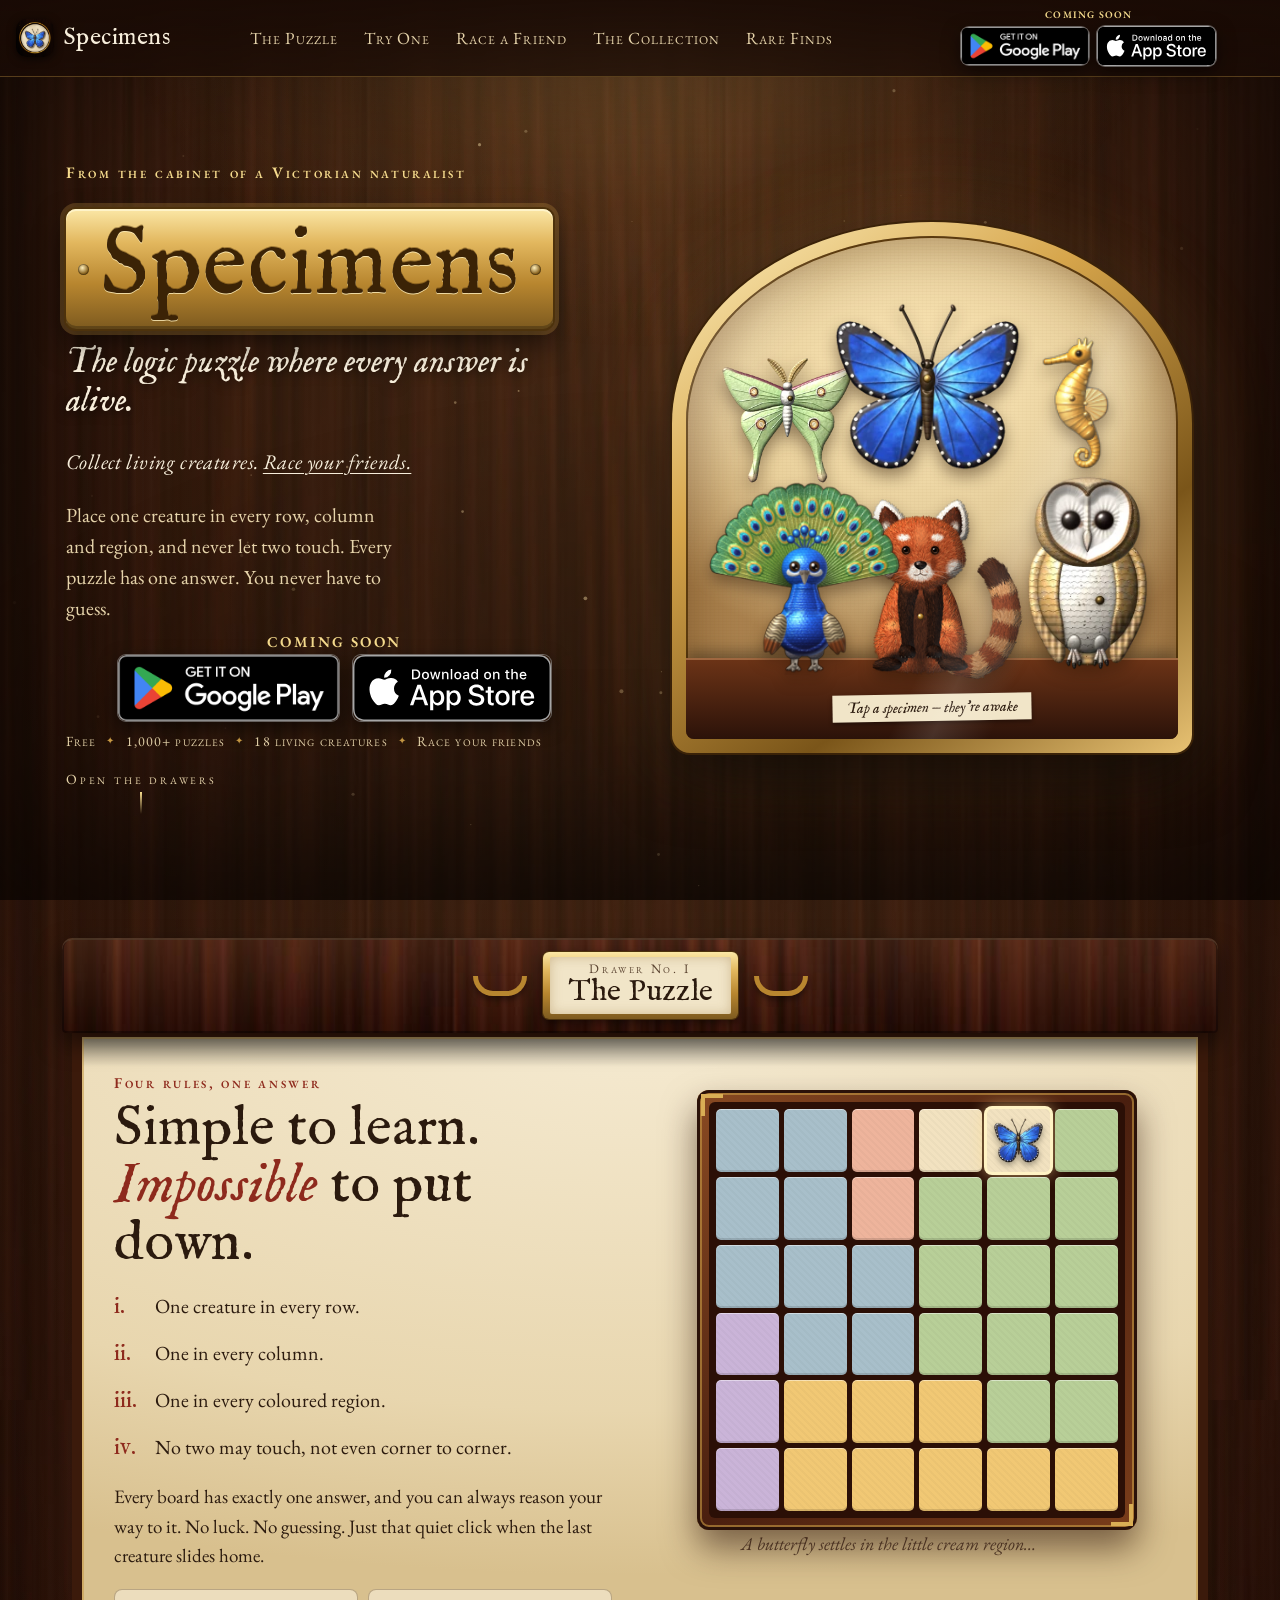
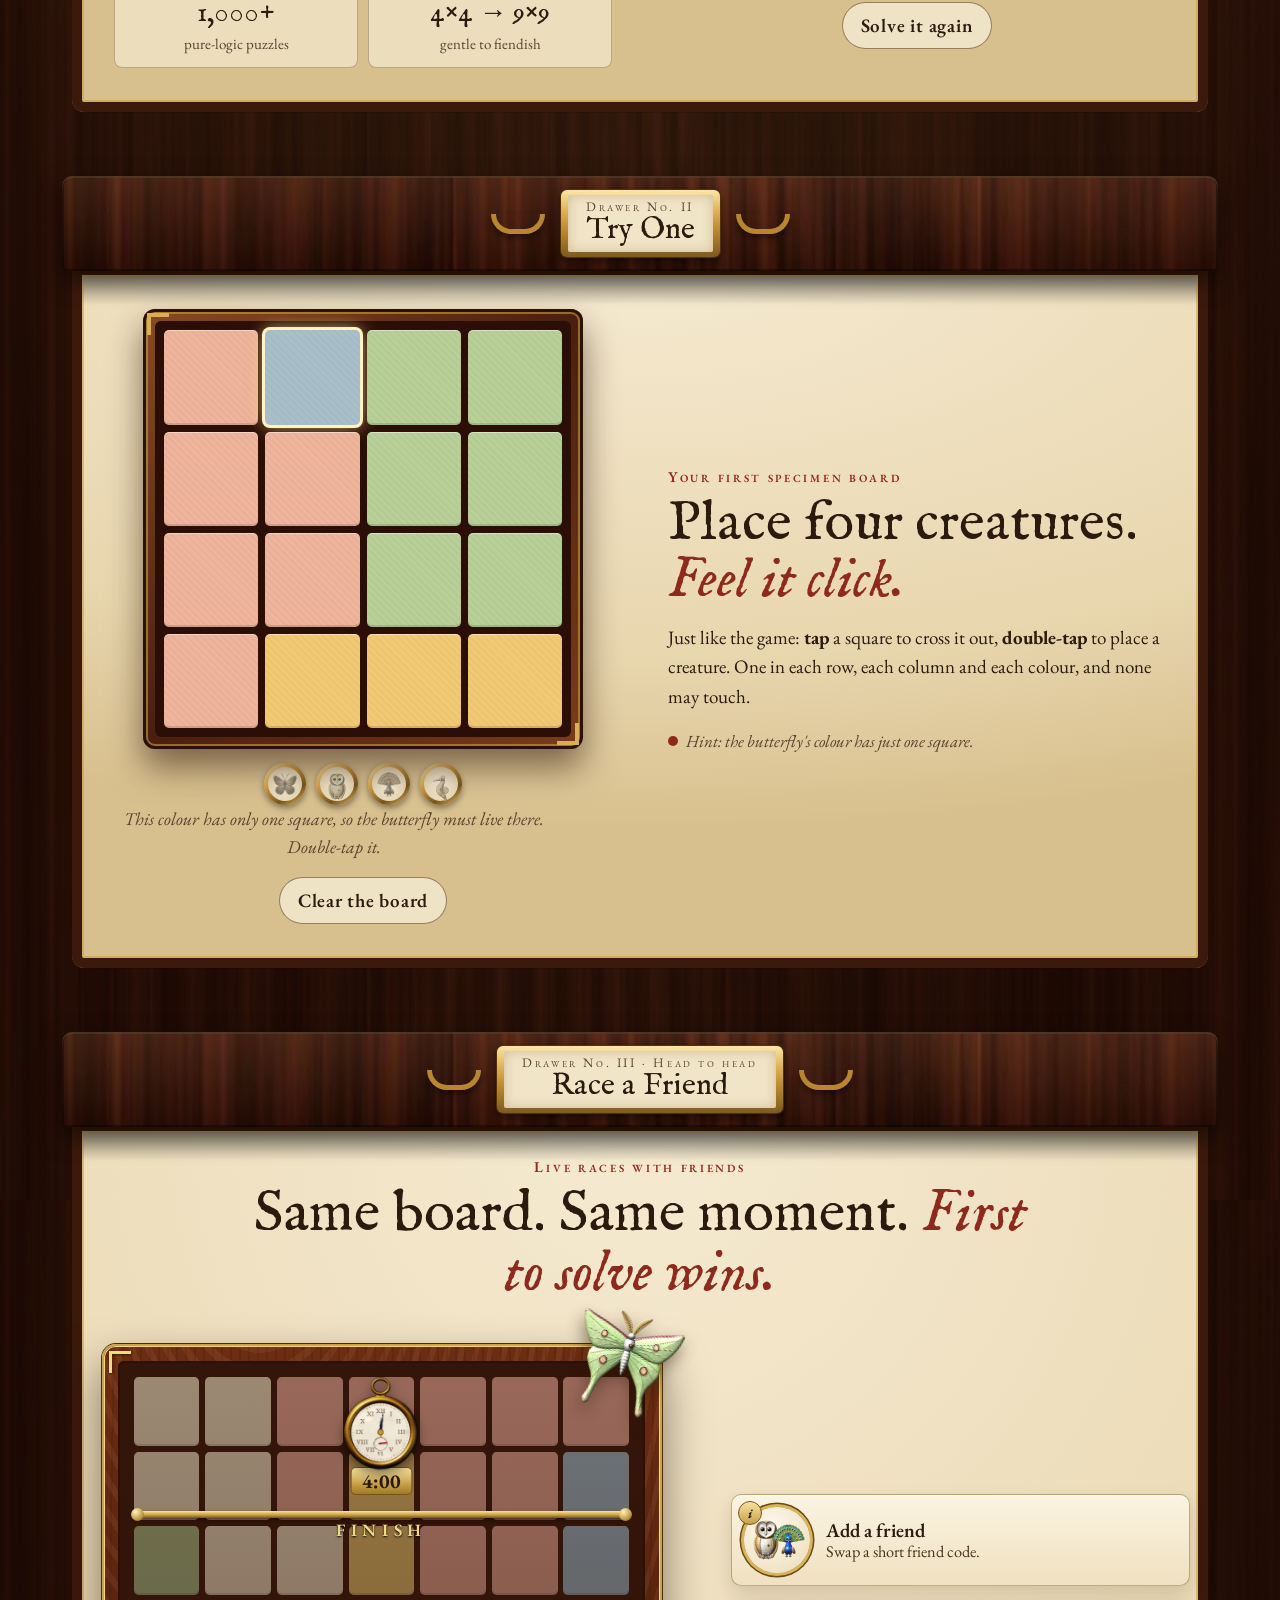
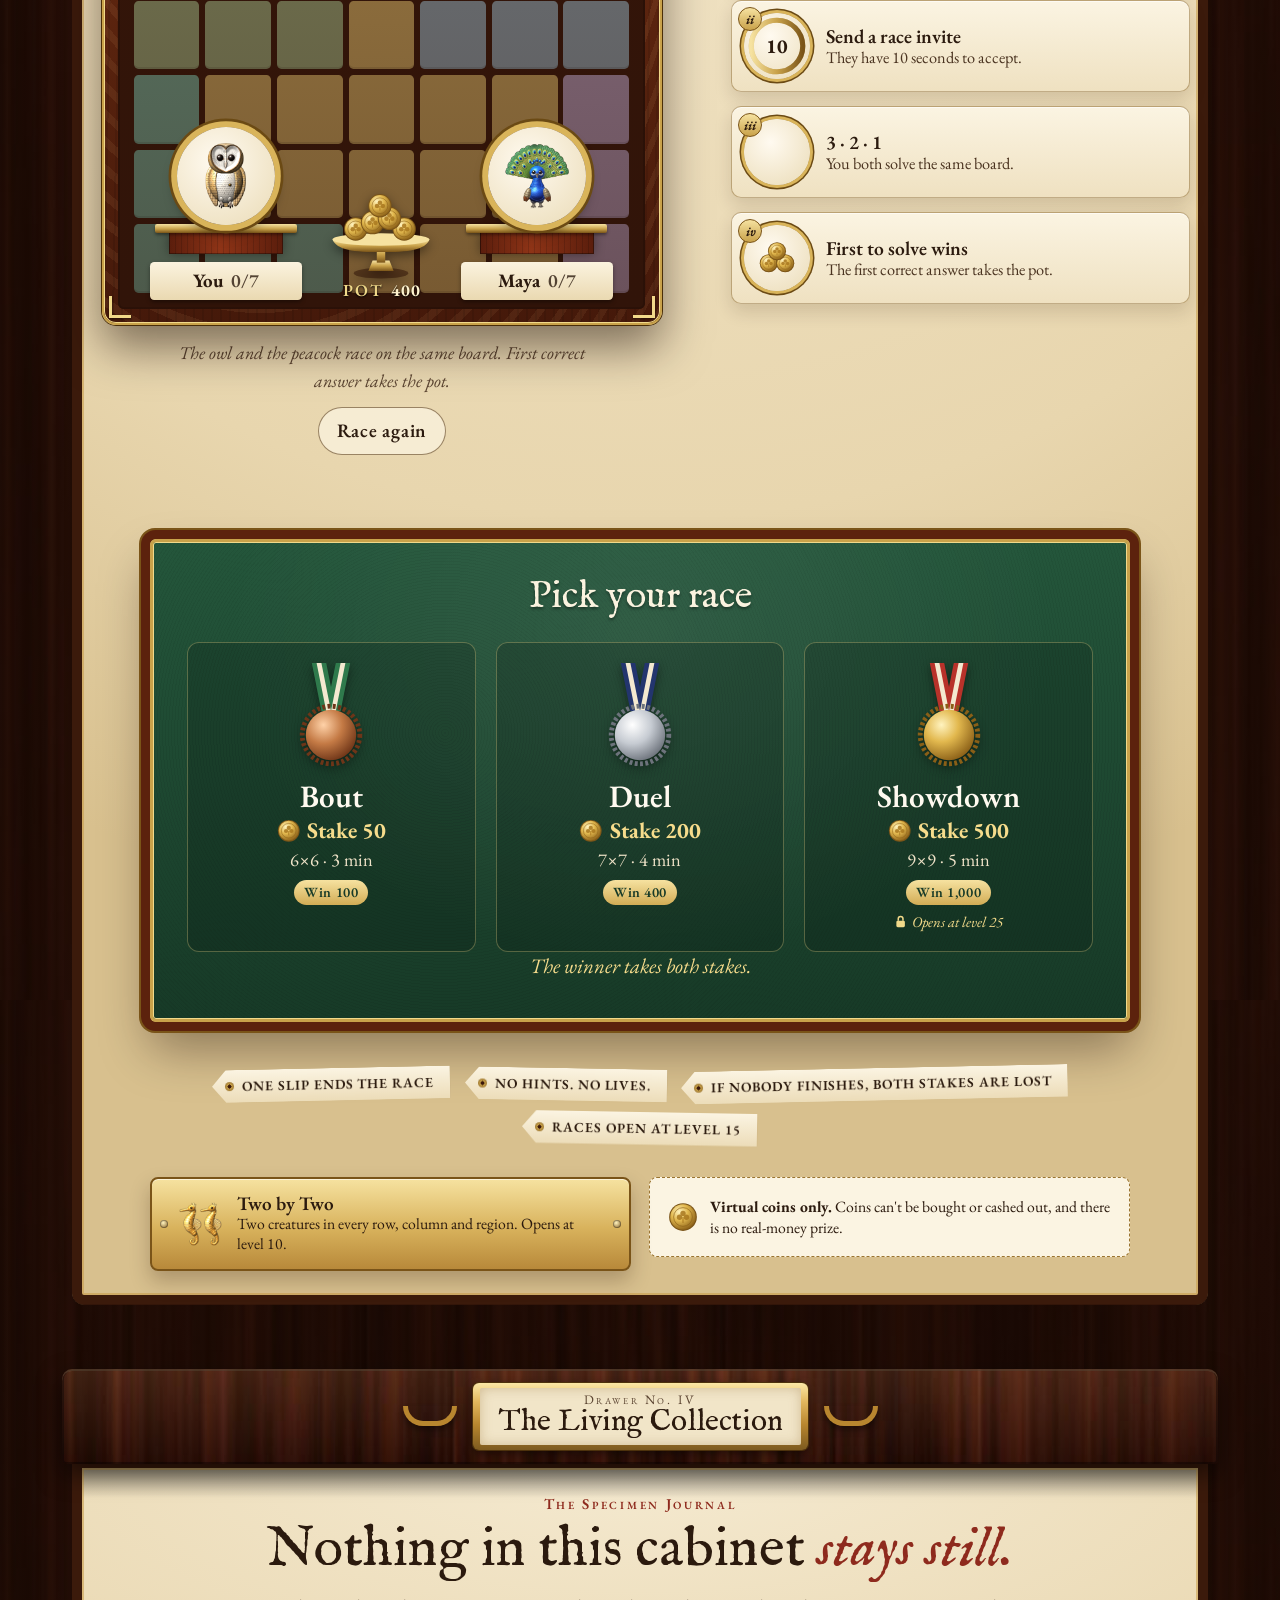
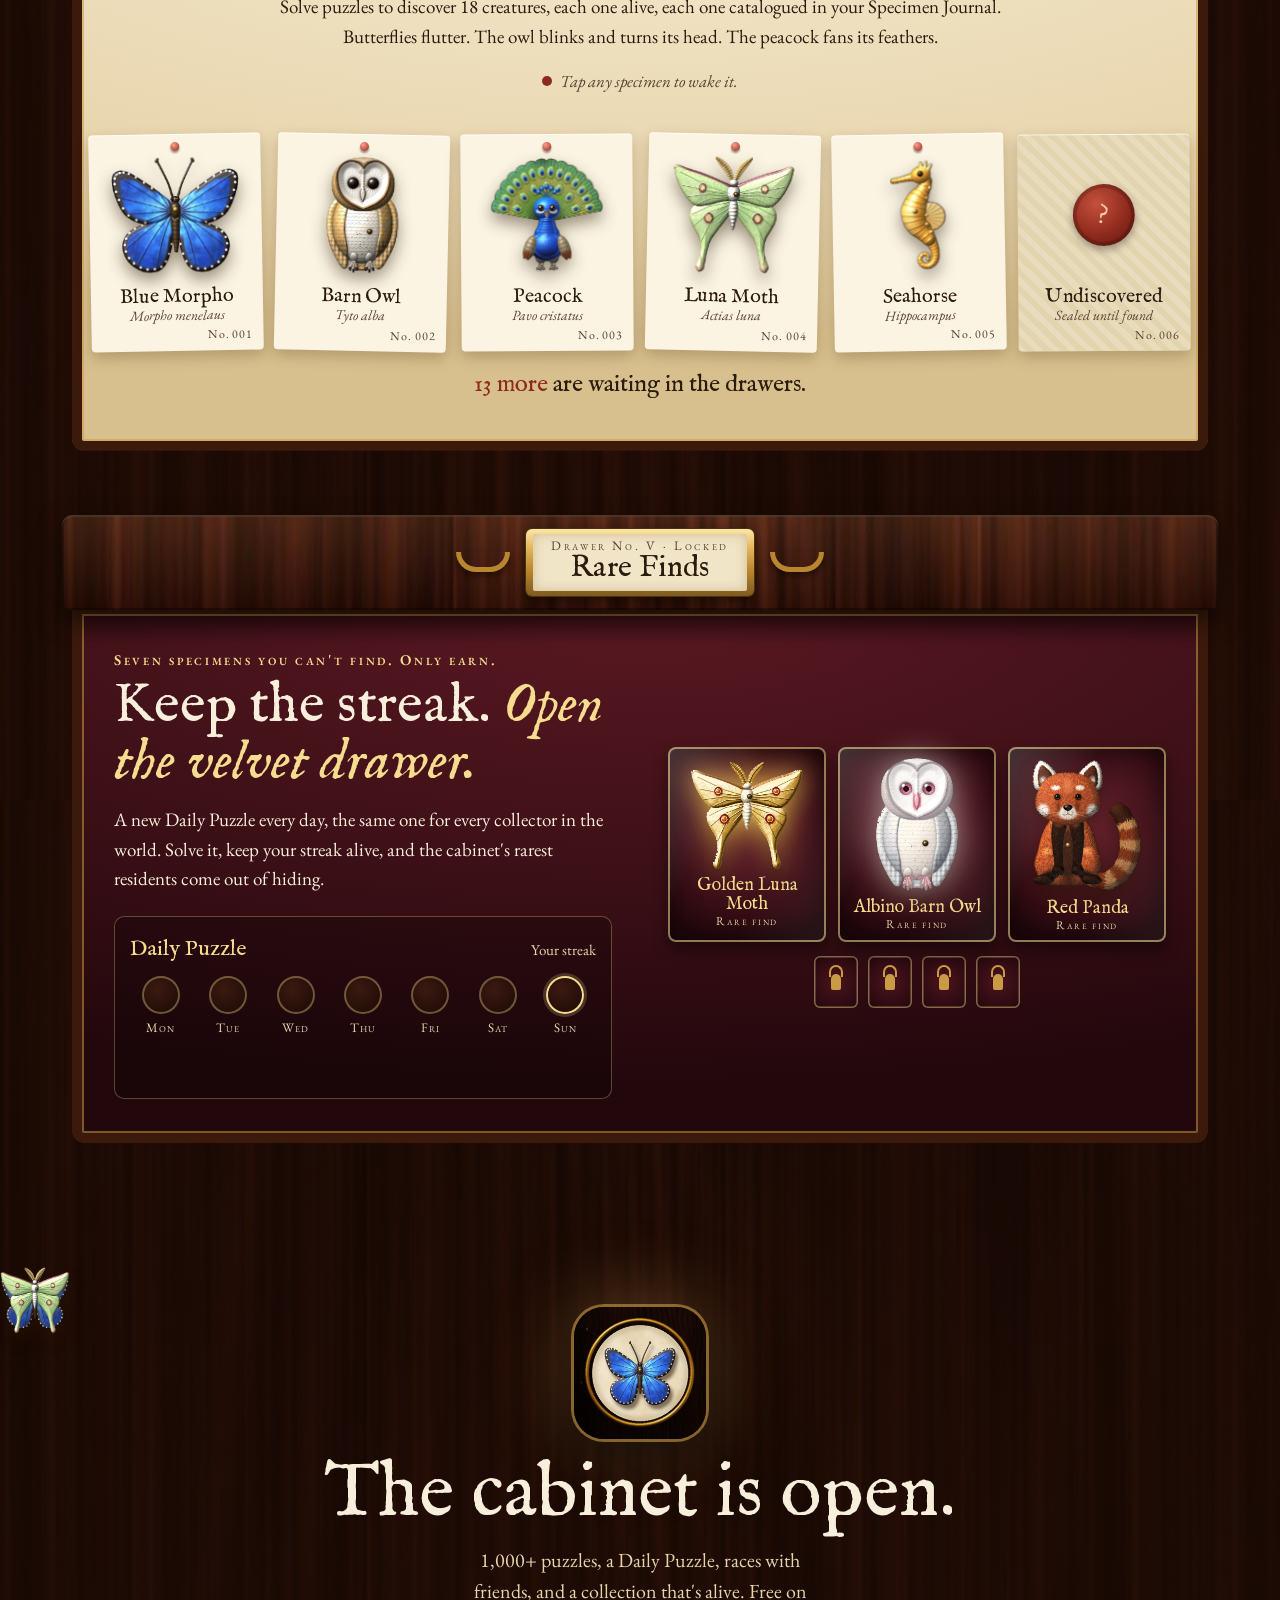
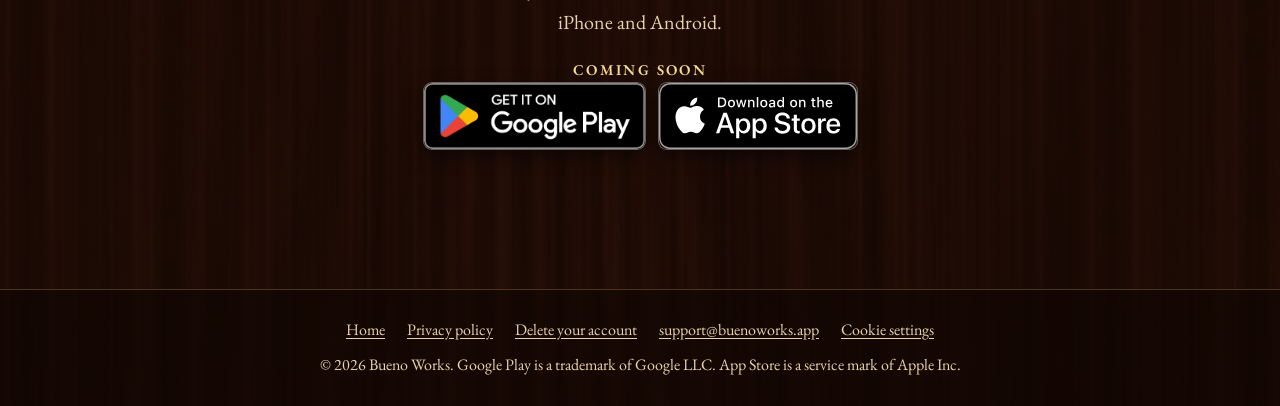
<file: index.html>
<!doctype html>
<html lang="en" data-launch="soon">
<head>
<meta charset="utf-8" />
<meta name="viewport" content="width=device-width, initial-scale=1, viewport-fit=cover" />
<title>Specimens — a logic puzzle with a living cabinet of curiosities</title>
<meta name="description" content="Place one creature in every row, column and region, and never let two touch. 1,000+ hand-made logic puzzles, 18 living creatures to collect, and live races with friends. Free on Google Play." />
<meta name="theme-color" content="#2b1209" />
<meta property="og:title" content="Specimens — a cabinet of living curiosities" />
<meta property="og:description" content="A logic puzzle where every answer is alive. Free on Google Play." />
<meta property="og:type" content="website" />
<meta property="og:image" content="https://specimens.buenoworks.app/assets/img/og-banner.jpg" />
<meta name="twitter:card" content="summary_large_image" />
<link rel="icon" type="image/png" href="assets/img/favicon.png" />
<link rel="apple-touch-icon" href="assets/img/apple-touch-icon.png" />
<link rel="preload" href="assets/fonts/im-fell-english-latin-400-normal.woff2" as="font" type="font/woff2" crossorigin="" />
<link rel="preload" href="assets/fonts/im-fell-english-latin-400-italic.woff2" as="font" type="font/woff2" crossorigin="" />
<link rel="preload" href="assets/fonts/eb-garamond-latin-400-normal.woff2" as="font" type="font/woff2" crossorigin="" />
<link rel="preload" href="assets/fonts/eb-garamond-latin-600-normal.woff2" as="font" type="font/woff2" crossorigin="" />
<link rel="preload" href="assets/fonts/eb-garamond-latin-700-normal.woff2" as="font" type="font/woff2" crossorigin="" />
<link rel="preload" href="assets/fonts/eb-garamond-latin-400-italic.woff2" as="font" type="font/woff2" crossorigin="" />
<script src="assets/js/config.js"></script>
<link rel="stylesheet" href="assets/css/site.css" />
</head>
<body>
<!--BODY-->
<style id="race-css">
/* ===== Race a Friend drawer (self-contained; can move into site.css) ===== */
.race{--fd:"IM Fell English","EB Garamond",Georgia,serif;--fb:"EB Garamond",Georgia,serif;--ink:#2b1a0e;--pa:#f4e9d0;--br:#c9a24a;--br2:#f1d98a;--br3:#7a5418}
.rx-defs{position:absolute;width:0;height:0;overflow:hidden}
.race-intro{text-align:center;max-width:780px;margin:0 auto clamp(22px,3.5vw,40px)}
.race-intro h2{font-size:clamp(2rem,5.4vw,3.6rem);line-height:1.04}
.race-top{display:grid;grid-template-columns:minmax(0,1.12fr) minmax(0,.88fr);gap:clamp(26px,4.5vw,60px);align-items:center;max-width:1120px;margin:0 auto}
@media (max-width:860px){.race-top{grid-template-columns:1fr}}

/* --- track scene --- */
.track{margin:0 auto;max-width:560px;position:relative}
.track-frame{position:relative;padding:clamp(10px,2.6%,18px);border-radius:14px;
  background:repeating-linear-gradient(91deg,rgba(0,0,0,.09) 0 2px,transparent 2px 9px),repeating-radial-gradient(ellipse at 28% -30%,rgba(255,196,130,.07) 0 5px,transparent 5px 13px),linear-gradient(180deg,#6d2d12,#45190a);
  border:2px solid var(--br);box-shadow:inset 0 0 0 1px var(--br2),0 0 0 1px #4a2e08,0 22px 46px rgba(20,6,2,.5)}
.track-frame .cn{position:absolute;width:22px;height:22px;border:3px solid var(--br2);z-index:2;filter:drop-shadow(0 1px 1px rgba(0,0,0,.5))}
.cn.tl{left:5px;top:5px;border-right:0;border-bottom:0}.cn.tr{right:5px;top:5px;border-left:0;border-bottom:0}
.cn.bl{left:5px;bottom:5px;border-right:0;border-top:0}.cn.br{right:5px;bottom:5px;border-left:0;border-top:0}
.track-stage{position:relative;aspect-ratio:1/1.04;border-radius:6px;overflow:hidden;container-type:inline-size;background:#3a1709;box-shadow:inset 0 0 0 2px #2a0f05}
.tk-grid{position:absolute;inset:3%;display:grid;grid-template-columns:repeat(7,1fr);grid-template-rows:repeat(7,1fr);gap:1.2%}
.tk-grid i{border-radius:7%;box-shadow:inset 0 -2px 0 rgba(0,0,0,.12)}
.g-cr{background:#efe0c2}.g-ro{background:#e8a995}.g-ye{background:#e9c46e}.g-bl{background:#9fbccb}.g-gr{background:#a9c08a}.g-te{background:#7fc4ac}.g-pu{background:#c9b0d6}
.tk-shade{position:absolute;inset:0;background:linear-gradient(180deg,rgba(43,18,9,.42),rgba(43,18,9,.6))}
.tk-finish{position:absolute;left:3%;right:3%;top:calc(28% - .7cqw);height:1.4cqw;border-radius:2cqw;background:linear-gradient(180deg,#f6e2a0,#c9a24a 55%,#7a5418);box-shadow:0 .4cqw .8cqw rgba(0,0,0,.45)}
.tk-finish::before,.tk-finish::after{content:"";position:absolute;top:50%;width:2.6cqw;height:2.6cqw;margin-top:-1.3cqw;border-radius:50%;background:radial-gradient(circle at 35% 30%,#fff3bf,#c9a24a 55%,#7a5418)}
.tk-finish::before{left:-.6cqw}.tk-finish::after{right:-.6cqw}
.tk-finish span{position:absolute;left:50%;top:2cqw;transform:translateX(-50%);font:600 3.3cqw/1 var(--fb);letter-spacing:.32em;text-transform:uppercase;color:#f1d98a;text-shadow:0 1px 2px #000}
.tk-watch{position:absolute;left:50%;top:2.5%;width:15cqw;transform:translateX(-50%);text-align:center}
.tk-watch img{display:block;width:100%;height:auto;filter:drop-shadow(0 .8cqw 1cqw rgba(0,0,0,.5))}
.tk-time{display:block;margin:-1cqw auto 0;width:max-content;padding:.4cqw 2cqw;border-radius:1cqw;background:linear-gradient(180deg,#f6e2a0,#c9a24a 60%,#a17a2a);border:.3cqw solid #7a5418;font:700 3.8cqw/1.1 var(--fb);color:var(--ink);font-variant-numeric:tabular-nums}
.lane{position:absolute;top:0;bottom:0;width:30%}
.l1{left:5.5%}.l2{right:5.5%}
.col{position:absolute;left:14%;right:14%;bottom:10%;height:calc(4% + var(--p)*58%);transition:height .5s cubic-bezier(.34,1.5,.64,1);
  background:repeating-linear-gradient(90deg,rgba(0,0,0,.14) 0 1px,transparent 1px 6px),linear-gradient(90deg,#5a1d0c,#8e3417 45%,#5a1d0c);box-shadow:inset 0 0 0 1px rgba(0,0,0,.35),0 0 2cqw rgba(0,0,0,.4)}
.col::before{content:"";position:absolute;left:-12%;right:-12%;top:-1.6cqw;height:1.8cqw;border-radius:.4cqw;background:linear-gradient(180deg,#f6e2a0,#c9a24a 55%,#7a5418);box-shadow:0 .4cqw .6cqw rgba(0,0,0,.4)}
.av{position:absolute;left:50%;width:62%;aspect-ratio:1;bottom:calc(10% + 4% + var(--p)*58% + 1.4cqw);transform:translateX(-50%);transition:bottom .5s cubic-bezier(.34,1.5,.64,1),filter .4s;
  border-radius:50%;display:grid;place-items:center;background:radial-gradient(circle at 40% 35%,#fffaf0,#eadbb6);box-shadow:0 0 0 1.1cqw #d9b45a,0 0 0 1.6cqw #6b4a14,0 1.4cqw 2.4cqw rgba(0,0,0,.55)}
.av{min-height:0}
.av>img{position:absolute;left:50%;top:50%;width:auto;height:70%;max-width:80%;object-fit:contain;transform:translate(-50%,-50%)}
.l2 .av>img{height:68%;max-width:86%}
.lane.hit .av{animation:rx-hit .5s ease-out}
@keyframes rx-hit{0%{box-shadow:0 0 0 1.1cqw #d9b45a,0 0 0 1.6cqw #6b4a14,0 0 0 0 rgba(255,230,150,.9)}100%{box-shadow:0 0 0 1.1cqw #d9b45a,0 0 0 1.6cqw #6b4a14,0 0 0 5cqw rgba(255,230,150,0)}}
.av .rm{position:absolute;right:-22%;bottom:-30%;width:42%;opacity:0;filter:drop-shadow(0 .6cqw .6cqw rgba(0,0,0,.5))}
.score{position:absolute;left:2%;right:2%;bottom:1.6%;height:7%;display:flex;align-items:center;justify-content:center;gap:1.6cqw;border-radius:.8cqw;
  background:linear-gradient(180deg,#fbf3df,#ead9b1);color:var(--ink);box-shadow:0 .4cqw .8cqw rgba(0,0,0,.4);font:600 3.6cqw/1 var(--fb);white-space:nowrap}
.score em{font-style:normal;font-variant-numeric:tabular-nums;opacity:.8}
.pot{position:absolute;left:50%;bottom:1.6%;width:24%;transform:translateX(-50%);text-align:center}
.pot svg{display:block;width:100%;height:auto;filter:drop-shadow(0 .8cqw 1cqw rgba(0,0,0,.45))}
.pot-l{display:block;font:600 3.2cqw/1.2 var(--fb);color:#f1d98a;letter-spacing:.14em;text-transform:uppercase;text-shadow:0 1px 2px #000}
.pot-l b{color:#fff3cf;letter-spacing:.04em}
.track.won .pot svg{animation:rx-pot .6s ease-out}
@keyframes rx-pot{40%{transform:translateY(-6%) scale(1.06)}}
.fly svg{position:absolute;left:47%;top:80%;width:6cqw;height:6cqw;opacity:0}
.track.won .fly svg{animation:rx-coin 1s cubic-bezier(.5,0,.4,1) both}
.track.won .fly svg:nth-child(2){animation-delay:.12s}.track.won .fly svg:nth-child(3){animation-delay:.24s}.track.won .fly svg:nth-child(4){animation-delay:.36s}.track.won .fly svg:nth-child(5){animation-delay:.48s}
@keyframes rx-coin{0%{left:47%;top:80%;opacity:0;transform:scale(.7)}12%{opacity:1}55%{left:34%;top:30%;transform:scale(1.15) rotate(160deg)}100%{left:18%;top:16%;opacity:0;transform:scale(.5) rotate(320deg)}}
.tk-plus{position:absolute;left:20.5%;top:37%;transform:translate(-50%,0) scale(.5);opacity:0;padding:.6cqw 2.2cqw;border-radius:5cqw;background:linear-gradient(180deg,#fbf3df,#ead9b1);color:#1f6b35;font:700 5cqw/1.1 var(--fb);box-shadow:0 .6cqw 1.4cqw rgba(0,0,0,.5)}
.track.won .tk-plus{animation:rx-plus .6s 1s cubic-bezier(.34,1.6,.64,1) both}
@keyframes rx-plus{to{opacity:1;transform:translate(-50%,0) scale(1)}}
.track.won .l1 .rm{animation:rx-drop .8s .15s cubic-bezier(.34,1.5,.64,1) both}
@keyframes rx-drop{0%{opacity:0;transform:translateY(-160%) rotate(-25deg)}100%{opacity:1;transform:none}}
.track.won .l1 .av{box-shadow:0 0 0 1.1cqw #e9c45a,0 0 0 1.6cqw #6b4a14,0 0 6cqw rgba(255,214,110,.7)}
.track.won .l2 .av{filter:saturate(.55) brightness(.8)}
.count{position:absolute;left:50%;top:57%;width:26cqw;aspect-ratio:1;margin:-13cqw 0 0 -13cqw;border-radius:50%;display:grid;place-items:center;opacity:0;pointer-events:none;
  background:radial-gradient(circle at 40% 35%,#fffaf0,#e9d29a);box-shadow:0 0 0 1.4cqw #d9b45a,0 0 0 2cqw #6b4a14,0 2cqw 4cqw rgba(0,0,0,.6);font:400 15cqw/1 var(--fd);color:var(--ink)}
.count.go{font-size:9cqw}
.count.pop{animation:rx-pop .8s ease-out both}
@keyframes rx-pop{0%{opacity:0;transform:scale(.4)}22%{opacity:1;transform:scale(1.08)}70%{opacity:1;transform:scale(1)}100%{opacity:0;transform:scale(1.3)}}
.perch{position:absolute;right:-3%;top:-6%;width:clamp(64px,19%,108px);z-index:3;transform:rotate(16deg)}
.perch .creature{display:block;position:relative;width:100%;padding:0;border:0;background:none;cursor:pointer}
.perch .creature .base{display:block;width:100%;height:auto}
.perch .rig .ly{position:absolute;left:0;top:0;width:100%;height:100%}
.track figcaption{margin-top:14px}

/* --- steps --- */
.race-steps{list-style:none;margin:0;padding:0;display:grid;gap:14px;counter-reset:none}
.race-steps li{display:grid;grid-template-columns:66px 1fr;gap:16px;align-items:center;padding:12px 18px 12px 12px;border-radius:10px;color:var(--ink);
  background:linear-gradient(180deg,#fbf4e2,#efe1c1);border:1px solid rgba(122,84,24,.45);box-shadow:0 1px 0 rgba(255,255,255,.6) inset,0 8px 18px rgba(43,18,9,.14)}
.st-ic{position:relative;width:66px;height:66px;border-radius:50%;display:grid;place-items:center;background:radial-gradient(circle at 40% 35%,#fffaf0,#eadbb6);box-shadow:0 0 0 3px #d9b45a,0 0 0 4.5px #6b4a14}
.st-n{position:absolute;left:-6px;top:-6px;width:24px;height:24px;border-radius:50%;display:grid;place-items:center;font:italic 600 13px/1 var(--fb);color:var(--ink);background:linear-gradient(180deg,#f6e2a0,#c9a24a);border:1px solid #7a5418}
.st-tx b{display:block;font:600 1.22rem/1.15 var(--fb)}
.st-tx span{display:block;font:400 1.02rem/1.3 var(--fb);color:#4a3320}
.ic-pair img{position:absolute;height:40px;width:auto;top:13px}
.ic-pair img:first-child{left:9px}.ic-pair img:nth-child(2){right:5px;height:34px;top:17px}
.ic-ten svg{position:absolute;inset:0;width:100%;height:100%}
.ic-ten .ring{stroke-dasharray:157.1;animation:rx-ten 10s linear infinite}
@keyframes rx-ten{from{stroke-dashoffset:0}to{stroke-dashoffset:157.1}}
.ic-ten b{font:700 20px/1 var(--fb);font-variant-numeric:tabular-nums}
.ic-321 b{position:absolute;inset:0;display:grid;place-items:center;font:400 34px/1 var(--fd);opacity:0;animation:rx-321 3s infinite}
.ic-321 b:nth-child(2){animation-delay:1s}.ic-321 b:nth-child(3){animation-delay:2s}
@keyframes rx-321{0%{opacity:0;transform:scale(.6)}8%{opacity:1;transform:scale(1)}30%{opacity:1}36%,100%{opacity:0;transform:scale(1.2)}}
.ic-pot svg{width:48px;height:48px;animation:rx-bob 3s ease-in-out infinite}
@keyframes rx-bob{50%{transform:translateY(-3px)}}

/* --- race sizes on baize --- */
.baize{position:relative;max-width:980px;margin:clamp(46px,7vw,84px) auto 0;padding:clamp(18px,3.4vw,34px) clamp(12px,3vw,34px) clamp(16px,2.6vw,26px);border-radius:6px;
  background:radial-gradient(ellipse at 50% 20%,rgba(255,255,255,.07),transparent 60%),repeating-radial-gradient(circle at 30% 40%,rgba(0,0,0,.05) 0 1px,transparent 1px 3px),linear-gradient(180deg,#24563b,#173a27);
  border:3px solid var(--br);box-shadow:inset 0 0 0 1px var(--br2),0 0 0 9px #5c220d,0 0 0 11px var(--br3),0 26px 50px rgba(20,6,2,.4)}
.baize-ttl{margin:0 0 clamp(14px,2.4vw,24px);text-align:center;font:400 clamp(1.6rem,3.4vw,2.4rem)/1.1 var(--fd);color:#fbf3df;text-shadow:0 2px 3px rgba(0,0,0,.4)}
.stakes{list-style:none;margin:0;padding:0;display:grid;grid-template-columns:repeat(3,minmax(0,1fr));gap:clamp(8px,2vw,20px)}
.stake{position:relative;display:flex;flex-direction:column;align-items:center;gap:4px;padding:clamp(12px,2vw,20px) 6px clamp(14px,2vw,20px);border-radius:12px;text-align:center;color:#f4e9d0;
  background:rgba(0,0,0,.16);border:1px solid rgba(241,217,138,.3);transition:transform .35s cubic-bezier(.34,1.5,.64,1),background .3s,border-color .3s}
.stake:hover{transform:translateY(-5px);background:rgba(241,217,138,.14);border-color:var(--br2)}
.stake .md{width:clamp(42px,8vw,72px);height:auto;transform-origin:50% 0;animation:rx-sway 5s ease-in-out infinite;filter:drop-shadow(0 4px 4px rgba(0,0,0,.4))}
.stake:nth-child(2) .md{animation-delay:-1.6s}.stake:nth-child(3) .md{animation-delay:-3.2s}
@keyframes rx-sway{0%,100%{transform:rotate(-4deg)}50%{transform:rotate(4deg)}}
.st-name{font:600 clamp(1.15rem,2.8vw,1.95rem)/1.1 var(--fb);color:#fffaf0;margin-top:4px}
.st-stake{display:inline-flex;align-items:center;gap:.3em;font:700 clamp(.98rem,2.2vw,1.4rem)/1.2 var(--fb);color:#f6dc8c}
.ci{width:1.05em;height:1.05em;flex:none}
.st-meta{font:400 clamp(.9rem,1.9vw,1.15rem)/1.2 var(--fb);color:#efe3c8;font-variant-numeric:tabular-nums}
.st-win{margin-top:6px;padding:2px 10px;border-radius:20px;font:600 clamp(.72rem,1.5vw,.88rem)/1.5 var(--fb);letter-spacing:.04em;color:#173a27;background:linear-gradient(180deg,#f6e2a0,#d2ac55)}
.st-lock{display:inline-flex;align-items:center;gap:5px;font:italic 400 clamp(.75rem,1.6vw,.92rem)/1.2 var(--fb);color:#f1d98a;margin-top:4px}
.st-lock svg{width:.9em;height:.9em;flex:none}
.baize-note{margin:clamp(14px,2.4vw,22px) 0 0;text-align:center;font:italic 400 clamp(1.05rem,2.2vw,1.3rem)/1.3 var(--fb);color:#f6dc8c}
@media (max-width:420px){.st-win{padding:2px 6px}.stake{padding-inline:3px}}

/* --- rules / extras --- */
.race-foot{max-width:980px;margin:clamp(30px,4.5vw,46px) auto 0}
.race-rules{list-style:none;margin:0 0 clamp(22px,3.4vw,32px);padding:0;display:flex;flex-wrap:wrap;justify-content:center;gap:12px 14px}
.race-rules li{position:relative;padding:8px 16px 8px 30px;font:600 .86rem/1.2 var(--fb);letter-spacing:.07em;text-transform:uppercase;color:var(--ink);
  background:linear-gradient(180deg,#fbf4e2,#ecdcb8);clip-path:polygon(14px 0,100% 0,100% 100%,14px 100%,0 50%);filter:drop-shadow(0 3px 4px rgba(43,18,9,.22));transform:rotate(-1.2deg);transition:transform .3s}
.race-rules li:nth-child(even){transform:rotate(1deg)}
.race-rules li:hover{transform:rotate(0) translateY(-2px)}
.race-rules li::before{content:"";position:absolute;left:13px;top:50%;width:9px;height:9px;margin-top:-4.5px;border-radius:50%;background:radial-gradient(circle,#3a1709 30%,#c9a24a 34%,#7a5418)}
.race-extra{display:grid;grid-template-columns:minmax(0,1fr) minmax(0,1fr);gap:18px;align-items:stretch}
@media (max-width:720px){.race-extra{grid-template-columns:1fr}}
.plate{position:relative;display:flex;align-items:center;gap:14px;padding:14px 26px;border-radius:8px;color:var(--ink);
  background:linear-gradient(180deg,#f6e2a0,#d8b25c 55%,#b8893a);border:2px solid #7a5418;box-shadow:inset 0 1px 0 rgba(255,255,255,.6),0 10px 20px rgba(43,18,9,.25)}
.plate::before,.plate::after{content:"";position:absolute;top:50%;width:8px;height:8px;margin-top:-4px;border-radius:50%;background:radial-gradient(circle at 40% 35%,#fff3bf,#7a5418);box-shadow:inset 0 0 0 1px rgba(0,0,0,.3)}
.plate::before{left:8px}.plate::after{right:8px}
.pl-pair{display:flex;flex:none}
.pl-pair img{height:46px;width:auto}
.pl-pair img+img{margin-left:-4px}
.pl-tx b{display:block;font:600 1.2rem/1.1 var(--fb)}
.pl-tx span{display:block;font:400 .98rem/1.3 var(--fb)}
.coin-note{display:flex;align-items:center;gap:12px;margin:0;padding:14px 18px;border-radius:8px;font:400 .98rem/1.35 var(--fb);color:var(--ink);background:#fbf4e2;border:1.5px dashed #9a7430}
.coin-note .ci{width:30px;height:30px}
.coin-note b{font-weight:700}

/* hero line */
.hero-race{margin:.5em 0 0;font-style:italic;font-size:clamp(1.05rem,2.2vw,1.3rem);letter-spacing:.02em}
.hero-race a{color:inherit;text-decoration:underline;text-decoration-thickness:1px;text-underline-offset:.18em}

@media (prefers-reduced-motion:reduce){
  .race *,.race *::before{animation:none!important;transition:none!important}
  .ic-321 b:first-child{opacity:1}
  .ic-ten .ring{stroke-dashoffset:40}
  .track.won .l1 .rm,.track.won .tk-plus{opacity:1}
  .track.won .tk-plus{transform:translate(-50%,0)}
}
</style>
<a class="skip" href="#main">Skip to content</a>

<div class="lamp-glow" aria-hidden="true"></div>
<div class="vignette" aria-hidden="true"></div>

<div class="page">
<header class="site-head">
  <a class="brand" href="#top" aria-label="Specimens, back to top"><img src="assets/img/icon-512.png" alt="" width="38" height="38" /><span>Specimens</span></a>
  <nav class="site-nav" aria-label="Sections">
    <a href="#puzzle">The Puzzle</a>
    <a href="#try">Try One</a>
    <a href="#race">Race a Friend</a>
    <a href="#collection">The Collection</a>
    <a href="#rare">Rare Finds</a>
  </nav>
  <div class="stores"><a class="play play-live gp" href="https://play.google.com/store/apps/details?id=com.vaultrush.game" target="_blank" rel="noopener" data-play=""><img class="gp-badge" src="assets/img/google-play-badge.png" alt="Get it on Google Play" width="564" height="168" /></a><button class="play play-soon gp" type="button" data-soon><span class="soon-cap">Coming soon</span><img class="gp-badge" src="assets/img/google-play-badge.png" alt="Coming soon to Google Play" width="564" height="168" /></button><a class="play as-live gp" href="https://apps.apple.com/app/id6838748825" target="_blank" rel="noopener" data-appstore=""><img class="gp-badge as-badge" src="assets/img/app-store-badge.svg" alt="Download on the App Store" width="120" height="40" /></a><button class="play as-soon gp" type="button" data-soon="ios"><span class="soon-cap">Coming soon</span><img class="gp-badge as-badge" src="assets/img/app-store-badge.svg" alt="Coming soon to the App Store" width="120" height="40" /></button></div>
</header>

<main id="main">
<!-- ============ HERO ============ -->
<section class="hero" id="top" aria-labelledby="hero-title">
  <div class="wrap">
    <div class="hero-copy">
      <p class="eyebrow">From the cabinet of a Victorian naturalist</p>
      <div class="nameplate"><h1 id="hero-title">Specimens</h1></div>
      <p class="tagline">The logic puzzle where every answer is alive.</p>
      <p class="hero-race">Collect living creatures. <a href="#race">Race your friends.</a></p>
    </div>

    <div class="hero-case">
      <div class="case">
        <div class="case-inner">
          <div class="slot s-luna"><button class="creature rig rigw luna" type="button" aria-label="Luna moth. Tap to wake it." style="--d:-0.4s"><img class="base" src="assets/img/rig/moth/base.webp" alt="" width="209" height="200" /><img class="ly wgl" src="assets/img/rig/moth/wing_left.webp" alt="" style="transform-origin:45.4% 31.5%" /><img class="ly wgr" src="assets/img/rig/moth/wing_right.webp" alt="" style="transform-origin:54.6% 31.5%" /><img class="ly anl" src="assets/img/rig/moth/antenna_left.webp" alt="" style="transform-origin:47.8% 19.9%" /><img class="ly anr" src="assets/img/rig/moth/antenna_right.webp" alt="" style="transform-origin:52.2% 19.9%" /><img class="ly bd" src="assets/img/rig/moth/body.webp" alt="" style="transform-origin:50.0% 38.6%" /><span class="spark s1"></span><span class="spark s2"></span><span class="spark s3"></span><span class="spark s4"></span><span class="spark s5"></span></button></div>
          <div class="slot s-seahorse"><button class="creature seahorse" type="button" aria-label="Seahorse. Tap to wake it."><img class="base" src="assets/img/seahorse.png" alt="" width="65" height="121" /><span class="spark s1"></span><span class="spark s2"></span><span class="spark s3"></span><span class="spark s4"></span><span class="spark s5"></span></button></div>
          <div class="slot s-peacock"><button class="creature peacock" type="button" aria-label="Peacock. Tap to wake it."><img class="base" src="assets/img/peacock.png" alt="" width="236" height="239" /><span class="layer fan"><img src="assets/img/peacock.png" alt="" /></span><span class="spark s1"></span><span class="spark s2"></span><span class="spark s3"></span><span class="spark s4"></span><span class="spark s5"></span></button></div>
          <div class="slot s-panda"><button class="creature panda" type="button" aria-label="Red panda. Tap to wake it."><img class="base" src="assets/img/redpanda.png" alt="" width="187" height="224" /><span class="layer tail"><img src="assets/img/redpanda.png" alt="" /></span><span class="spark s1"></span><span class="spark s2"></span><span class="spark s3"></span><span class="spark s4"></span><span class="spark s5"></span></button></div>
          <div class="slot s-owl"><button class="creature rig rigo owl-r" type="button" aria-label="Barn owl. Tap to wake it." style="--d:-2.1s"><img class="base" src="assets/img/rig/owl/base.webp" alt="" width="131" height="209" /><img class="ly" src="assets/img/rig/owl/body.webp" alt="" /><span class="ly headg" style="transform-origin:50.0% 43.5%"><img src="assets/img/rig/owl/head.webp" alt="" /><img class="lids" src="assets/img/rig/owl/eyelids.webp" alt="" style="transform-origin:50.0% 23.1%" /></span><span class="spark s1"></span><span class="spark s2"></span><span class="spark s3"></span><span class="spark s4"></span><span class="spark s5"></span></button></div>
          <div class="slot s-butterfly drift"><button class="creature rig rigw butterfly" type="button" aria-label="Blue morpho. Tap to wake it." style="--d:-3.3s"><img class="base" src="assets/img/rig/blue_morpho/base.webp" alt="" width="205" height="186" /><img class="ly wgl" src="assets/img/rig/blue_morpho/wing_left.webp" alt="" style="transform-origin:46.3% 46.8%" /><img class="ly wgr" src="assets/img/rig/blue_morpho/wing_right.webp" alt="" style="transform-origin:53.7% 46.8%" /><img class="ly anl" src="assets/img/rig/blue_morpho/antenna_left.webp" alt="" style="transform-origin:48.5% 37.1%" /><img class="ly anr" src="assets/img/rig/blue_morpho/antenna_right.webp" alt="" style="transform-origin:51.5% 37.1%" /><img class="ly bd" src="assets/img/rig/blue_morpho/body.webp" alt="" style="transform-origin:50.0% 53.2%" /><span class="spark s1"></span><span class="spark s2"></span><span class="spark s3"></span><span class="spark s4"></span><span class="spark s5"></span></button></div>
          <div class="case-shelf"></div>
          <div class="case-label">Tap a specimen — they're awake</div>
        </div>
        <div class="case-glass"></div>
      </div>
    </div>

    <div class="hero-cta">
      <p class="sub">Place one creature in every row, column and region, and never let two touch. Every puzzle has one answer. You never have to guess.</p>
      <div class="stores"><a class="play play-live gp big" href="https://play.google.com/store/apps/details?id=com.vaultrush.game" target="_blank" rel="noopener" data-play=""><img class="gp-badge" src="assets/img/google-play-badge.png" alt="Get it on Google Play" width="564" height="168" /></a><button class="play play-soon gp big" type="button" data-soon><span class="soon-cap">Coming soon</span><img class="gp-badge" src="assets/img/google-play-badge.png" alt="Coming soon to Google Play" width="564" height="168" /></button><a class="play as-live gp big" href="https://apps.apple.com/app/id6838748825" target="_blank" rel="noopener" data-appstore=""><img class="gp-badge as-badge" src="assets/img/app-store-badge.svg" alt="Download on the App Store" width="120" height="40" /></a><button class="play as-soon gp big" type="button" data-soon="ios"><span class="soon-cap">Coming soon</span><img class="gp-badge as-badge" src="assets/img/app-store-badge.svg" alt="Coming soon to the App Store" width="120" height="40" /></button></div>
      <ul class="hero-facts">
        <li>Free</li>
        <li>1,000+ puzzles</li>
        <li>18 living creatures</li>
        <li>Race your friends</li>
      </ul>
      <a class="scroll-cue" href="#puzzle">Open the drawers<span></span></a>
    </div>
  </div>
</section>

<div class="drawers">
<!-- ============ I. THE PUZZLE ============ -->
<section class="drawer" id="puzzle" aria-labelledby="d1-title">
  <div class="drawer-front">
    <span class="pull" aria-hidden="true"></span>
    <div class="label-holder"><span class="card"><span class="no">Drawer No. I</span><span class="ttl" id="d1-title">The Puzzle</span></span></div>
    <span class="pull right" aria-hidden="true"></span>
  </div>
  <div class="drawer-body">
    <div class="body-grid">
      <div class="reveal d1">
        <p class="kicker">Four rules, one answer</p>
        <h2>Simple to learn. <em>Impossible</em> to put down.</h2>
        <ol class="rules">
          <li><b>i.</b> One creature in every row.</li>
          <li><b>ii.</b> One in every column.</li>
          <li><b>iii.</b> One in every coloured region.</li>
          <li><b>iv.</b> No two may touch, not even corner to corner.</li>
        </ol>
        <p>Every board has exactly one answer, and you can always reason your way to it. No luck. No guessing. Just that quiet click when the last creature slides home.</p>
        <ul class="facts">
          <li><b>1,000+</b><span>pure-logic puzzles</span></li>
          <li><b>4×4 → 9×9</b><span>gentle to fiendish</span></li>
        </ul>
      </div>
      <div class="reveal d2">
        <div class="board-frame">
          <div class="board n6" id="demo-board" aria-label="A six by six board solving itself" role="img">
<span class="cell c-blue" data-r="0" data-c="0"><span class="x"></span></span>
<span class="cell c-blue" data-r="0" data-c="1"><span class="x"></span></span>
<span class="cell c-peach" data-r="0" data-c="2"><span class="x"></span></span>
<span class="cell c-cream" data-r="0" data-c="3"><span class="x"></span></span>
<span class="cell c-cream" data-r="0" data-c="4"><span class="x"></span><span class="pc"><img src="assets/img/tile/blue_morpho.webp" alt="" /></span></span>
<span class="cell c-green" data-r="0" data-c="5"><span class="x"></span></span>
<span class="cell c-blue" data-r="1" data-c="0"><span class="x"></span></span>
<span class="cell c-blue" data-r="1" data-c="1"><span class="x"></span></span>
<span class="cell c-peach" data-r="1" data-c="2"><span class="x"></span><span class="pc"><img src="assets/img/tile/peacock.webp" alt="" /></span></span>
<span class="cell c-green" data-r="1" data-c="3"><span class="x"></span></span>
<span class="cell c-green" data-r="1" data-c="4"><span class="x"></span></span>
<span class="cell c-green" data-r="1" data-c="5"><span class="x"></span></span>
<span class="cell c-blue" data-r="2" data-c="0"><span class="x"></span></span>
<span class="cell c-blue" data-r="2" data-c="1"><span class="x"></span></span>
<span class="cell c-blue" data-r="2" data-c="2"><span class="x"></span></span>
<span class="cell c-green" data-r="2" data-c="3"><span class="x"></span></span>
<span class="cell c-green" data-r="2" data-c="4"><span class="x"></span></span>
<span class="cell c-green" data-r="2" data-c="5"><span class="x"></span><span class="pc"><img src="assets/img/tile/owl.webp" alt="" /></span></span>
<span class="cell c-purple" data-r="3" data-c="0"><span class="x"></span></span>
<span class="cell c-blue" data-r="3" data-c="1"><span class="x"></span><span class="pc"><img src="assets/img/tile/seahorse.webp" alt="" /></span></span>
<span class="cell c-blue" data-r="3" data-c="2"><span class="x"></span></span>
<span class="cell c-green" data-r="3" data-c="3"><span class="x"></span></span>
<span class="cell c-green" data-r="3" data-c="4"><span class="x"></span></span>
<span class="cell c-green" data-r="3" data-c="5"><span class="x"></span></span>
<span class="cell c-purple" data-r="4" data-c="0"><span class="x"></span></span>
<span class="cell c-yellow" data-r="4" data-c="1"><span class="x"></span></span>
<span class="cell c-yellow" data-r="4" data-c="2"><span class="x"></span></span>
<span class="cell c-yellow" data-r="4" data-c="3"><span class="x"></span><span class="pc"><img src="assets/img/tile/red_panda.webp" alt="" /></span></span>
<span class="cell c-green" data-r="4" data-c="4"><span class="x"></span></span>
<span class="cell c-green" data-r="4" data-c="5"><span class="x"></span></span>
<span class="cell c-purple" data-r="5" data-c="0"><span class="x"></span><span class="pc"><img src="assets/img/tile/moth.webp" alt="" /></span></span>
<span class="cell c-yellow" data-r="5" data-c="1"><span class="x"></span></span>
<span class="cell c-yellow" data-r="5" data-c="2"><span class="x"></span></span>
<span class="cell c-yellow" data-r="5" data-c="3"><span class="x"></span></span>
<span class="cell c-yellow" data-r="5" data-c="4"><span class="x"></span></span>
<span class="cell c-yellow" data-r="5" data-c="5"><span class="x"></span></span>
          </div>
        </div>
        <p class="board-caption" id="demo-caption" aria-live="polite">Watch a board solve itself.</p>
        <div class="board-tools"><button class="btn-ghost" type="button" id="demo-replay">Solve it again</button></div>
      </div>
    </div>
  </div>
</section>

<!-- ============ II. TRY ONE ============ -->
<section class="drawer" id="try" aria-labelledby="d2-title">
  <div class="drawer-front">
    <span class="pull" aria-hidden="true"></span>
    <div class="label-holder"><span class="card"><span class="no">Drawer No. II</span><span class="ttl" id="d2-title">Try One</span></span></div>
    <span class="pull right" aria-hidden="true"></span>
  </div>
  <div class="drawer-body">
    <div class="body-grid flip">
      <div class="reveal d1">
        <p class="kicker">Your first specimen board</p>
        <h2>Place four creatures. <em>Feel it click.</em></h2>
        <p>Just like the game: <b>tap</b> a square to cross it out, <b>double-tap</b> to place a creature. One in each row, each column and each colour, and none may touch.</p>
        <p class="tap-hint"><i></i>Hint: the butterfly's colour has just one square.</p>
      </div>
      <div class="reveal d2">
        <div class="board-frame">
          <div class="board n4" id="play-board" role="grid" aria-label="Four by four practice puzzle">
<button class="cell c-peach" type="button" data-r="0" data-c="0" data-g="peach" aria-label="Row 1, column 1, peach region, empty"><span class="x"></span><span class="pc"><img src="assets/img/tile/peacock.webp" alt="" /></span></button>
<button class="cell c-blue" type="button" data-r="0" data-c="1" data-g="blue" aria-label="Row 1, column 2, blue region, empty"><span class="x"></span><span class="pc"><img src="assets/img/tile/blue_morpho.webp" alt="" /></span></button>
<button class="cell c-green" type="button" data-r="0" data-c="2" data-g="green" aria-label="Row 1, column 3, green region, empty"><span class="x"></span><span class="pc"><img src="assets/img/tile/owl.webp" alt="" /></span></button>
<button class="cell c-green" type="button" data-r="0" data-c="3" data-g="green" aria-label="Row 1, column 4, green region, empty"><span class="x"></span><span class="pc"><img src="assets/img/tile/owl.webp" alt="" /></span></button>
<button class="cell c-peach" type="button" data-r="1" data-c="0" data-g="peach" aria-label="Row 2, column 1, peach region, empty"><span class="x"></span><span class="pc"><img src="assets/img/tile/peacock.webp" alt="" /></span></button>
<button class="cell c-peach" type="button" data-r="1" data-c="1" data-g="peach" aria-label="Row 2, column 2, peach region, empty"><span class="x"></span><span class="pc"><img src="assets/img/tile/peacock.webp" alt="" /></span></button>
<button class="cell c-green" type="button" data-r="1" data-c="2" data-g="green" aria-label="Row 2, column 3, green region, empty"><span class="x"></span><span class="pc"><img src="assets/img/tile/owl.webp" alt="" /></span></button>
<button class="cell c-green" type="button" data-r="1" data-c="3" data-g="green" aria-label="Row 2, column 4, green region, empty"><span class="x"></span><span class="pc"><img src="assets/img/tile/owl.webp" alt="" /></span></button>
<button class="cell c-peach" type="button" data-r="2" data-c="0" data-g="peach" aria-label="Row 3, column 1, peach region, empty"><span class="x"></span><span class="pc"><img src="assets/img/tile/peacock.webp" alt="" /></span></button>
<button class="cell c-peach" type="button" data-r="2" data-c="1" data-g="peach" aria-label="Row 3, column 2, peach region, empty"><span class="x"></span><span class="pc"><img src="assets/img/tile/peacock.webp" alt="" /></span></button>
<button class="cell c-green" type="button" data-r="2" data-c="2" data-g="green" aria-label="Row 3, column 3, green region, empty"><span class="x"></span><span class="pc"><img src="assets/img/tile/owl.webp" alt="" /></span></button>
<button class="cell c-green" type="button" data-r="2" data-c="3" data-g="green" aria-label="Row 3, column 4, green region, empty"><span class="x"></span><span class="pc"><img src="assets/img/tile/owl.webp" alt="" /></span></button>
<button class="cell c-peach" type="button" data-r="3" data-c="0" data-g="peach" aria-label="Row 4, column 1, peach region, empty"><span class="x"></span><span class="pc"><img src="assets/img/tile/peacock.webp" alt="" /></span></button>
<button class="cell c-yellow" type="button" data-r="3" data-c="1" data-g="yellow" aria-label="Row 4, column 2, yellow region, empty"><span class="x"></span><span class="pc"><img src="assets/img/tile/seahorse.webp" alt="" /></span></button>
<button class="cell c-yellow" type="button" data-r="3" data-c="2" data-g="yellow" aria-label="Row 4, column 3, yellow region, empty"><span class="x"></span><span class="pc"><img src="assets/img/tile/seahorse.webp" alt="" /></span></button>
<button class="cell c-yellow" type="button" data-r="3" data-c="3" data-g="yellow" aria-label="Row 4, column 4, yellow region, empty"><span class="x"></span><span class="pc"><img src="assets/img/tile/seahorse.webp" alt="" /></span></button>
          </div>
        </div>
        <div class="tracker" aria-hidden="true">
          <span class="medal" data-m="blue"><span><img src="assets/img/butterfly.png" alt="" /></span></span>
          <span class="medal" data-m="green"><span><img src="assets/img/owl.png" alt="" /></span></span>
          <span class="medal" data-m="peach"><span><img src="assets/img/peacock.png" alt="" /></span></span>
          <span class="medal" data-m="yellow"><span><img src="assets/img/seahorse.png" alt="" /></span></span>
        </div>
        <p class="board-caption" id="play-caption" aria-live="polite">This colour has only one square, so the butterfly must live there. Double-tap it.</p>
        <div class="board-tools"><button class="btn-ghost" type="button" id="play-reset">Clear the board</button></div>
        <div class="win" id="play-win">
          <p>Solved. Now imagine a thousand more.</p>
          <div class="stores"><a class="play play-live gp big" href="https://play.google.com/store/apps/details?id=com.vaultrush.game" target="_blank" rel="noopener" data-play=""><img class="gp-badge" src="assets/img/google-play-badge.png" alt="Get it on Google Play" width="564" height="168" /></a><button class="play play-soon gp big" type="button" data-soon><span class="soon-cap">Coming soon</span><img class="gp-badge" src="assets/img/google-play-badge.png" alt="Coming soon to Google Play" width="564" height="168" /></button><a class="play as-live gp big" href="https://apps.apple.com/app/id6838748825" target="_blank" rel="noopener" data-appstore=""><img class="gp-badge as-badge" src="assets/img/app-store-badge.svg" alt="Download on the App Store" width="120" height="40" /></a><button class="play as-soon gp big" type="button" data-soon="ios"><span class="soon-cap">Coming soon</span><img class="gp-badge as-badge" src="assets/img/app-store-badge.svg" alt="Coming soon to the App Store" width="120" height="40" /></button></div>
        </div>
      </div>
    </div>
  </div>
</section>

<!-- ============ III. RACE A FRIEND ============ -->
<section class="drawer race" id="race" aria-labelledby="d-race-title">
  <div class="drawer-front">
    <span class="pull" aria-hidden="true"></span>
    <div class="label-holder"><span class="card"><span class="no">Drawer No. III · Head to head</span><span class="ttl" id="d-race-title">Race a Friend</span></span></div>
    <span class="pull right" aria-hidden="true"></span>
  </div>
  <div class="drawer-body">
    <svg class="rx-defs" width="0" height="0" aria-hidden="true" focusable="false">
      <defs>
        <radialGradient id="rx-gold" cx="35%" cy="30%" r="75%"><stop offset="0" stop-color="#fff3bf"/><stop offset=".45" stop-color="#e2b84e"/><stop offset="1" stop-color="#8a5f17"/></radialGradient>
        <radialGradient id="rx-silver" cx="35%" cy="30%" r="75%"><stop offset="0" stop-color="#ffffff"/><stop offset=".5" stop-color="#c6cbd2"/><stop offset="1" stop-color="#6d737c"/></radialGradient>
        <radialGradient id="rx-bronze" cx="35%" cy="30%" r="75%"><stop offset="0" stop-color="#ffd2a8"/><stop offset=".5" stop-color="#c47a45"/><stop offset="1" stop-color="#6e3518"/></radialGradient>
        <linearGradient id="rx-brass" x1="0" y1="0" x2="0" y2="1"><stop offset="0" stop-color="#f6e2a0"/><stop offset=".5" stop-color="#c9a24a"/><stop offset="1" stop-color="#7a5418"/></linearGradient>
        <symbol id="rx-coin" viewBox="0 0 40 40"><circle cx="20" cy="20" r="18.5" fill="#7a5418"/><circle cx="20" cy="20" r="17" fill="url(#rx-gold)"/><circle cx="20" cy="20" r="12.5" fill="none" stroke="#8a5f17" stroke-width="1.2" opacity=".7"/><g fill="#a9781f" opacity=".85"><circle cx="20" cy="15.2" r="3.6"/><circle cx="15.4" cy="20.4" r="3.6"/><circle cx="24.6" cy="20.4" r="3.6"/><rect x="19.2" y="20" width="1.6" height="8" rx=".8"/></g></symbol>
      </defs>
    </svg>

    <div class="race-intro reveal d1">
      <p class="kicker">Live races with friends</p>
      <h2>Same board. Same moment. <em>First to solve wins.</em></h2>
    </div>

    <div class="race-top">
      <!-- The race scene: illustration only, plays in place -->
      <div class="reveal d1">
        <figure class="track" id="track">
          <div class="track-frame">
            <span class="cn tl" aria-hidden="true"></span><span class="cn tr" aria-hidden="true"></span><span class="cn bl" aria-hidden="true"></span><span class="cn br" aria-hidden="true"></span>
            <div class="track-stage" aria-hidden="true">
              <div class="tk-grid"><i class="g-cr"></i><i class="g-cr"></i><i class="g-ro"></i><i class="g-ro"></i><i class="g-ro"></i><i class="g-ro"></i><i class="g-ro"></i><i class="g-cr"></i><i class="g-cr"></i><i class="g-ro"></i><i class="g-ye"></i><i class="g-ro"></i><i class="g-ro"></i><i class="g-bl"></i><i class="g-gr"></i><i class="g-cr"></i><i class="g-cr"></i><i class="g-ye"></i><i class="g-ro"></i><i class="g-ro"></i><i class="g-bl"></i><i class="g-gr"></i><i class="g-gr"></i><i class="g-gr"></i><i class="g-ye"></i><i class="g-bl"></i><i class="g-bl"></i><i class="g-bl"></i><i class="g-te"></i><i class="g-ye"></i><i class="g-ye"></i><i class="g-ye"></i><i class="g-ye"></i><i class="g-ye"></i><i class="g-pu"></i><i class="g-te"></i><i class="g-ye"></i><i class="g-ye"></i><i class="g-ye"></i><i class="g-ye"></i><i class="g-ye"></i><i class="g-pu"></i><i class="g-te"></i><i class="g-te"></i><i class="g-te"></i><i class="g-ye"></i><i class="g-ye"></i><i class="g-ye"></i><i class="g-pu"></i></div>
              <div class="tk-shade"></div>
              <div class="tk-finish"><span>Finish</span></div>
              <div class="tk-watch"><img src="assets/img/watch.png" alt="" width="178" height="220" /><b class="tk-time" id="tk-time">4:00</b></div>

              <div class="lane l1" style="--p:0">
                <div class="col"></div>
                <div class="av"><img src="assets/img/owl.png" alt="" width="135" height="213" />
                  <svg class="rm" viewBox="0 0 60 90"><path d="M14 0h12l8 40H22z" fill="#b8322a"/><path d="M34 0h12L38 40H26z" fill="#b8322a"/><path d="M18 0h4l8 40h-4zM38 0h4l-8 40h-4z" fill="#f4e9d0"/><circle cx="30" cy="60" r="24" fill="none" stroke="#8a5f17" stroke-width="4" stroke-dasharray="2.4 2"/><circle cx="30" cy="60" r="21" fill="url(#rx-gold)"/><circle cx="30" cy="60" r="15" fill="none" stroke="#fff3bf" stroke-width="1" opacity=".55"/></svg>
                </div>
                <div class="score"><b class="who">You</b><em class="sc">0/7</em></div>
              </div>

              <div class="lane l2" style="--p:0">
                <div class="col"></div>
                <div class="av"><img src="assets/img/peacock.png" alt="" width="236" height="239" /></div>
                <div class="score"><b class="who">Maya</b><em class="sc">0/7</em></div>
              </div>

              <div class="pot">
                <svg viewBox="0 0 120 84"><ellipse cx="60" cy="78" rx="26" ry="5" fill="#2a0f05" opacity=".5"/><path d="M48 76h24l-4-10H52z" fill="url(#rx-brass)"/><rect x="56" y="52" width="8" height="16" fill="url(#rx-brass)"/><path d="M14 46h92c-4 10-20 12-46 12S18 56 14 46z" fill="url(#rx-brass)"/><ellipse cx="60" cy="46" rx="46" ry="6" fill="#f6e2a0"/><use href="#rx-coin" x="24" y="24" width="24" height="24"/><use href="#rx-coin" x="70" y="24" width="24" height="24"/><use href="#rx-coin" x="40" y="18" width="24" height="24"/><use href="#rx-coin" x="56" y="14" width="24" height="24"/><use href="#rx-coin" x="47" y="2" width="24" height="24"/></svg>
                <span class="pot-l">Pot <b>400</b></span>
              </div>

              <div class="fly"><svg><use href="#rx-coin"/></svg><svg><use href="#rx-coin"/></svg><svg><use href="#rx-coin"/></svg><svg><use href="#rx-coin"/></svg><svg><use href="#rx-coin"/></svg></div>
              <div class="tk-plus">+400</div>
              <div class="count" id="tk-count"></div>
            </div>
            <div class="perch"><button class="creature rig rigw luna" type="button" aria-label="Luna moth. Tap to wake it." style="--d:-1.4s"><img class="base" src="assets/img/rig/moth/base.webp" alt="" width="209" height="200" /><img class="ly wgl" src="assets/img/rig/moth/wing_left.webp" alt="" style="transform-origin:45.4% 31.5%" /><img class="ly wgr" src="assets/img/rig/moth/wing_right.webp" alt="" style="transform-origin:54.6% 31.5%" /><img class="ly anl" src="assets/img/rig/moth/antenna_left.webp" alt="" style="transform-origin:47.8% 19.9%" /><img class="ly anr" src="assets/img/rig/moth/antenna_right.webp" alt="" style="transform-origin:52.2% 19.9%" /><img class="ly bd" src="assets/img/rig/moth/body.webp" alt="" style="transform-origin:50.0% 38.6%" /><span class="spark s1"></span><span class="spark s2"></span><span class="spark s3"></span><span class="spark s4"></span><span class="spark s5"></span></button></div>
          </div>
          <figcaption class="board-caption">The owl and the peacock race on the same board. First correct answer takes the pot.</figcaption>
        </figure>
        <div class="board-tools"><button class="btn-ghost" type="button" id="race-replay">Race again</button></div>
      </div>

      <!-- How it works -->
      <div class="reveal d2">
        <ol class="race-steps" aria-label="How a race works">
          <li><span class="st-ic ic-pair" aria-hidden="true"><img src="assets/img/owl.png" alt="" /><img src="assets/img/peacock.png" alt="" /><i class="st-n">i</i></span><span class="st-tx"><b>Add a friend</b><span>Swap a short friend code.</span></span></li>
          <li><span class="st-ic ic-ten" aria-hidden="true"><svg viewBox="0 0 64 64"><circle cx="32" cy="32" r="25" fill="none" stroke="rgba(122,84,24,.25)" stroke-width="5"/><circle class="ring" cx="32" cy="32" r="25" fill="none" stroke="url(#rx-brass)" stroke-width="5" stroke-linecap="round" transform="rotate(-90 32 32)"/></svg><b>10</b><i class="st-n">ii</i></span><span class="st-tx"><b>Send a race invite</b><span>They have 10 seconds to accept.</span></span></li>
          <li><span class="st-ic ic-321" aria-hidden="true"><b>3</b><b>2</b><b>1</b><i class="st-n">iii</i></span><span class="st-tx"><b>3 · 2 · 1</b><span>You both solve the same board.</span></span></li>
          <li><span class="st-ic ic-pot" aria-hidden="true"><svg viewBox="0 0 64 64"><use href="#rx-coin" x="8" y="26" width="26" height="26"/><use href="#rx-coin" x="30" y="26" width="26" height="26"/><use href="#rx-coin" x="19" y="10" width="26" height="26"/></svg><i class="st-n">iv</i></span><span class="st-tx"><b>First to solve wins</b><span>The first correct answer takes the pot.</span></span></li>
        </ol>
      </div>
    </div>

    <!-- Race sizes -->
    <div class="baize reveal d1">
      <h3 class="baize-ttl">Pick your race</h3>
      <ul class="stakes">
        <li class="stake">
          <svg class="md" viewBox="0 0 60 90" aria-hidden="true"><path d="M14 0h12l8 40H22z" fill="#2f7a4c"/><path d="M34 0h12L38 40H26z" fill="#2f7a4c"/><path d="M18 0h4l8 40h-4zM38 0h4l-8 40h-4z" fill="#f4e9d0"/><circle cx="30" cy="60" r="24" fill="none" stroke="#6e3518" stroke-width="4" stroke-dasharray="2.4 2"/><circle cx="30" cy="60" r="21" fill="url(#rx-bronze)"/></svg>
          <b class="st-name">Bout</b>
          <span class="st-stake"><svg class="ci" aria-hidden="true"><use href="#rx-coin"/></svg>Stake 50</span>
          <span class="st-meta">6×6 · 3 min</span>
          <span class="st-win">Win 100</span>
        </li>
        <li class="stake">
          <svg class="md" viewBox="0 0 60 90" aria-hidden="true"><path d="M14 0h12l8 40H22z" fill="#23356e"/><path d="M34 0h12L38 40H26z" fill="#23356e"/><path d="M18 0h4l8 40h-4zM38 0h4l-8 40h-4z" fill="#f4e9d0"/><circle cx="30" cy="60" r="24" fill="none" stroke="#6d737c" stroke-width="4" stroke-dasharray="2.4 2"/><circle cx="30" cy="60" r="21" fill="url(#rx-silver)"/></svg>
          <b class="st-name">Duel</b>
          <span class="st-stake"><svg class="ci" aria-hidden="true"><use href="#rx-coin"/></svg>Stake 200</span>
          <span class="st-meta">7×7 · 4 min</span>
          <span class="st-win">Win 400</span>
        </li>
        <li class="stake">
          <svg class="md" viewBox="0 0 60 90" aria-hidden="true"><path d="M14 0h12l8 40H22z" fill="#b8322a"/><path d="M34 0h12L38 40H26z" fill="#b8322a"/><path d="M18 0h4l8 40h-4zM38 0h4l-8 40h-4z" fill="#f4e9d0"/><circle cx="30" cy="60" r="24" fill="none" stroke="#8a5f17" stroke-width="4" stroke-dasharray="2.4 2"/><circle cx="30" cy="60" r="21" fill="url(#rx-gold)"/></svg>
          <b class="st-name">Showdown</b>
          <span class="st-stake"><svg class="ci" aria-hidden="true"><use href="#rx-coin"/></svg>Stake 500</span>
          <span class="st-meta">9×9 · 5 min</span>
          <span class="st-win">Win 1,000</span>
          <span class="st-lock"><svg viewBox="0 0 12 14" aria-hidden="true"><path d="M3.5 6V4a2.5 2.5 0 0 1 5 0v2" fill="none" stroke="#f1d98a" stroke-width="1.6"/><rect x="1.5" y="6" width="9" height="7" rx="1.5" fill="#f1d98a"/></svg>Opens at level 25</span>
        </li>
      </ul>
      <p class="baize-note">The winner takes both stakes.</p>
    </div>

    <!-- Rules, Two by Two, coin note -->
    <div class="race-foot reveal d2">
      <ul class="race-rules" aria-label="Race rules">
        <li>One slip ends the race</li>
        <li>No hints. No lives.</li>
        <li>If nobody finishes, both stakes are lost</li>
        <li>Races open at level 15</li>
      </ul>
      <div class="race-extra">
        <div class="plate">
          <span class="pl-pair" aria-hidden="true"><img src="assets/img/seahorse.png" alt="" /><img src="assets/img/seahorse.png" alt="" /></span>
          <span class="pl-tx"><b>Two by Two</b><span>Two creatures in every row, column and region. Opens at level 10.</span></span>
        </div>
        <p class="coin-note"><svg class="ci" aria-hidden="true"><use href="#rx-coin"/></svg><span><b>Virtual coins only.</b> Coins can't be bought or cashed out, and there is no real-money prize.</span></p>
      </div>
    </div>
  </div>
</section>

<ol id="ladder" hidden></ol><!-- empty hook kept so older site.js code that looked for it never errors; safe to delete -->

<!-- ============ IV. THE COLLECTION ============ -->
<section class="drawer" id="collection" aria-labelledby="d3-title">
  <div class="drawer-front">
    <span class="pull" aria-hidden="true"></span>
    <div class="label-holder"><span class="card"><span class="no">Drawer No. IV</span><span class="ttl" id="d3-title">The Living Collection</span></span></div>
    <span class="pull right" aria-hidden="true"></span>
  </div>
  <div class="drawer-body">
    <div class="reveal d1" style="text-align:center;max-width:760px;margin:0 auto 26px">
      <p class="kicker">The Specimen Journal</p>
      <h2>Nothing in this cabinet <em>stays still.</em></h2>
      <p>Solve puzzles to discover 18 creatures, each one alive, each one catalogued in your Specimen Journal. Butterflies flutter. The owl blinks and turns its head. The peacock fans its feathers.</p>
      <p class="tap-hint"><i></i>Tap any specimen to wake it.</p>
    </div>
    <div class="journal reveal d2">
      <figure class="spec" style="margin:0"><span class="pinhead"></span><div class="stage"><button class="creature rig rigw butterfly" type="button" aria-label="Blue morpho. Tap to wake it." style="--d:-1.2s"><img class="base" src="assets/img/rig/blue_morpho/base.webp" alt="" width="205" height="186" /><img class="ly wgl" src="assets/img/rig/blue_morpho/wing_left.webp" alt="" style="transform-origin:46.3% 46.8%" /><img class="ly wgr" src="assets/img/rig/blue_morpho/wing_right.webp" alt="" style="transform-origin:53.7% 46.8%" /><img class="ly anl" src="assets/img/rig/blue_morpho/antenna_left.webp" alt="" style="transform-origin:48.5% 37.1%" /><img class="ly anr" src="assets/img/rig/blue_morpho/antenna_right.webp" alt="" style="transform-origin:51.5% 37.1%" /><img class="ly bd" src="assets/img/rig/blue_morpho/body.webp" alt="" style="transform-origin:50.0% 53.2%" /><span class="spark s1"></span><span class="spark s2"></span><span class="spark s3"></span><span class="spark s4"></span><span class="spark s5"></span></button></div><figcaption><span class="name" style="display:block">Blue Morpho</span><span class="latin" style="display:block">Morpho menelaus</span></figcaption><span class="no">No. 001</span></figure>
      <figure class="spec" style="margin:0"><span class="pinhead"></span><div class="stage"><button class="creature rig rigo owl-r" type="button" aria-label="Barn owl. Tap to wake it." style="--d:-4.6s"><img class="base" src="assets/img/rig/owl/base.webp" alt="" width="131" height="209" /><img class="ly" src="assets/img/rig/owl/body.webp" alt="" /><span class="ly headg" style="transform-origin:50.0% 43.5%"><img src="assets/img/rig/owl/head.webp" alt="" /><img class="lids" src="assets/img/rig/owl/eyelids.webp" alt="" style="transform-origin:50.0% 23.1%" /></span><span class="spark s1"></span><span class="spark s2"></span><span class="spark s3"></span><span class="spark s4"></span><span class="spark s5"></span></button></div><figcaption><span class="name" style="display:block">Barn Owl</span><span class="latin" style="display:block">Tyto alba</span></figcaption><span class="no">No. 002</span></figure>
      <figure class="spec" style="margin:0"><span class="pinhead"></span><div class="stage"><button class="creature peacock" type="button" aria-label="Peacock. Tap to wake it."><img class="base" src="assets/img/peacock.png" alt="" width="236" height="239" /><span class="layer fan"><img src="assets/img/peacock.png" alt="" /></span><span class="spark s1"></span><span class="spark s2"></span><span class="spark s3"></span><span class="spark s4"></span><span class="spark s5"></span></button></div><figcaption><span class="name" style="display:block">Peacock</span><span class="latin" style="display:block">Pavo cristatus</span></figcaption><span class="no">No. 003</span></figure>
      <figure class="spec" style="margin:0"><span class="pinhead"></span><div class="stage"><button class="creature rig rigw luna" type="button" aria-label="Luna moth. Tap to wake it." style="--d:-0.9s"><img class="base" src="assets/img/rig/moth/base.webp" alt="" width="209" height="200" /><img class="ly wgl" src="assets/img/rig/moth/wing_left.webp" alt="" style="transform-origin:45.4% 31.5%" /><img class="ly wgr" src="assets/img/rig/moth/wing_right.webp" alt="" style="transform-origin:54.6% 31.5%" /><img class="ly anl" src="assets/img/rig/moth/antenna_left.webp" alt="" style="transform-origin:47.8% 19.9%" /><img class="ly anr" src="assets/img/rig/moth/antenna_right.webp" alt="" style="transform-origin:52.2% 19.9%" /><img class="ly bd" src="assets/img/rig/moth/body.webp" alt="" style="transform-origin:50.0% 38.6%" /><span class="spark s1"></span><span class="spark s2"></span><span class="spark s3"></span><span class="spark s4"></span><span class="spark s5"></span></button></div><figcaption><span class="name" style="display:block">Luna Moth</span><span class="latin" style="display:block">Actias luna</span></figcaption><span class="no">No. 004</span></figure>
      <figure class="spec" style="margin:0"><span class="pinhead"></span><div class="stage"><button class="creature seahorse" type="button" aria-label="Seahorse. Tap to wake it."><img class="base" src="assets/img/seahorse.png" alt="" width="65" height="121" /><span class="spark s1"></span><span class="spark s2"></span><span class="spark s3"></span><span class="spark s4"></span><span class="spark s5"></span></button></div><figcaption><span class="name" style="display:block">Seahorse</span><span class="latin" style="display:block">Hippocampus</span></figcaption><span class="no">No. 005</span></figure>
      <figure class="spec sealed" style="margin:0"><div class="stage"><span class="wax" aria-hidden="true">?</span></div><figcaption><span class="name" style="display:block">Undiscovered</span><span class="latin" style="display:block">Sealed until found</span></figcaption><span class="no">No. 006</span></figure>
      <p class="journal-more"><b>13 more</b> are waiting in the drawers.</p>
    </div>
  </div>
</section>

<!-- ============ V. RARE FINDS ============ -->
<section class="drawer" id="rare" aria-labelledby="d4-title">
  <div class="drawer-front">
    <span class="pull" aria-hidden="true"></span>
    <div class="label-holder"><span class="card"><span class="no">Drawer No. V · Locked</span><span class="ttl" id="d4-title">Rare Finds</span></span></div>
    <span class="pull right" aria-hidden="true"></span>
  </div>
  <div class="drawer-body dark">
    <div class="body-grid">
      <div class="reveal d1">
        <p class="kicker">Seven specimens you can't find. Only earn.</p>
        <h2>Keep the streak. <em>Open the velvet drawer.</em></h2>
        <p>A new Daily Puzzle every day, the same one for every collector in the world. Solve it, keep your streak alive, and the cabinet's rarest residents come out of hiding.</p>
        <div class="streak" id="streak">
          <div class="streak-head"><b>Daily Puzzle</b><span>Your streak</span></div>
          <ol class="days">
            <li><i></i>Mon</li><li><i></i>Tue</li><li><i></i>Wed</li><li><i></i>Thu</li><li><i></i>Fri</li><li><i></i>Sat</li><li class="gift"><i></i>Sun</li>
          </ol>
          <p class="streak-reward" id="streak-reward" aria-live="polite">Rare find unlocked</p>
        </div>
      </div>
      <div class="reveal d2">
        <div class="vault">
          <div class="vault-slot"><button class="creature rig rigw luna golden" type="button" aria-label="Luna moth (golden). Tap to wake it." style="--d:-2.8s"><img class="base" src="assets/img/rig/moth_gold/base.webp" alt="" width="209" height="200" /><img class="ly wgl" src="assets/img/rig/moth_gold/wing_left.webp" alt="" style="transform-origin:45.4% 31.5%" /><img class="ly wgr" src="assets/img/rig/moth_gold/wing_right.webp" alt="" style="transform-origin:54.6% 31.5%" /><img class="ly anl" src="assets/img/rig/moth_gold/antenna_left.webp" alt="" style="transform-origin:47.8% 19.9%" /><img class="ly anr" src="assets/img/rig/moth_gold/antenna_right.webp" alt="" style="transform-origin:52.2% 19.9%" /><img class="ly bd" src="assets/img/rig/moth_gold/body.webp" alt="" style="transform-origin:50.0% 38.6%" /><span class="spark s1"></span><span class="spark s2"></span><span class="spark s3"></span><span class="spark s4"></span><span class="spark s5"></span></button><span class="tag">Golden Luna Moth<small>Rare find</small></span></div>
          <div class="vault-slot owl-slot"><button class="creature rig rigo owl-r albino" type="button" aria-label="Barn owl (albino). Tap to wake it." style="--d:-3.9s"><img class="base" src="assets/img/rig/owl_albino/base.webp" alt="" width="131" height="209" /><img class="ly" src="assets/img/rig/owl_albino/body.webp" alt="" /><span class="ly headg" style="transform-origin:50.0% 43.5%"><img src="assets/img/rig/owl_albino/head.webp" alt="" /><img class="lids" src="assets/img/rig/owl_albino/eyelids.webp" alt="" style="transform-origin:50.0% 23.1%" /></span><span class="spark s1"></span><span class="spark s2"></span><span class="spark s3"></span><span class="spark s4"></span><span class="spark s5"></span></button><span class="tag">Albino Barn Owl<small>Rare find</small></span></div>
          <div class="vault-slot"><button class="creature panda" type="button" aria-label="Red panda. Tap to wake it."><img class="base" src="assets/img/redpanda.png" alt="" width="187" height="224" /><span class="layer tail"><img src="assets/img/redpanda.png" alt="" /></span><span class="spark s1"></span><span class="spark s2"></span><span class="spark s3"></span><span class="spark s4"></span><span class="spark s5"></span></button><span class="tag">Red Panda<small>Rare find</small></span></div>
        </div>
        <div class="vault-locked" aria-label="Four more rare finds, still locked">
          <span class="lock"><i></i></span><span class="lock"><i></i></span><span class="lock"><i></i></span><span class="lock"><i></i></span>
        </div>
      </div>
    </div>
  </div>
</section>

</div>

<!-- ============ FINALE ============ -->
<section class="finale" id="get" aria-labelledby="final-title">
  <div class="flyers" aria-hidden="true">
    <div class="f1"><span class="creature rig rigw butterfly" aria-hidden="true" style="--d:-1.7s"><img class="base" src="assets/img/rig/blue_morpho/base.webp" alt="" width="205" height="186" /><img class="ly wgl" src="assets/img/rig/blue_morpho/wing_left.webp" alt="" style="transform-origin:46.3% 46.8%" /><img class="ly wgr" src="assets/img/rig/blue_morpho/wing_right.webp" alt="" style="transform-origin:53.7% 46.8%" /><img class="ly anl" src="assets/img/rig/blue_morpho/antenna_left.webp" alt="" style="transform-origin:48.5% 37.1%" /><img class="ly anr" src="assets/img/rig/blue_morpho/antenna_right.webp" alt="" style="transform-origin:51.5% 37.1%" /><img class="ly bd" src="assets/img/rig/blue_morpho/body.webp" alt="" style="transform-origin:50.0% 53.2%" /></span></div>
    <div class="f2"><span class="creature rig rigw luna" aria-hidden="true" style="--d:-5.1s"><img class="base" src="assets/img/rig/moth/base.webp" alt="" width="209" height="200" /><img class="ly wgl" src="assets/img/rig/moth/wing_left.webp" alt="" style="transform-origin:45.4% 31.5%" /><img class="ly wgr" src="assets/img/rig/moth/wing_right.webp" alt="" style="transform-origin:54.6% 31.5%" /><img class="ly anl" src="assets/img/rig/moth/antenna_left.webp" alt="" style="transform-origin:47.8% 19.9%" /><img class="ly anr" src="assets/img/rig/moth/antenna_right.webp" alt="" style="transform-origin:52.2% 19.9%" /><img class="ly bd" src="assets/img/rig/moth/body.webp" alt="" style="transform-origin:50.0% 38.6%" /></span></div>
  </div>
  <div class="wrap">
    <img class="icon" src="assets/img/icon-512.png" alt="Specimens app icon" width="132" height="132" />
    <h2 id="final-title">The cabinet is open.</h2>
    <p>1,000+ puzzles, a Daily Puzzle, races with friends, and a collection that's alive. Free on iPhone and Android.</p>
    <div class="stores"><a class="play play-live gp big" href="https://play.google.com/store/apps/details?id=com.vaultrush.game" target="_blank" rel="noopener" data-play=""><img class="gp-badge" src="assets/img/google-play-badge.png" alt="Get it on Google Play" width="564" height="168" /></a><button class="play play-soon gp big" type="button" data-soon><span class="soon-cap">Coming soon</span><img class="gp-badge" src="assets/img/google-play-badge.png" alt="Coming soon to Google Play" width="564" height="168" /></button><a class="play as-live gp big" href="https://apps.apple.com/app/id6838748825" target="_blank" rel="noopener" data-appstore=""><img class="gp-badge as-badge" src="assets/img/app-store-badge.svg" alt="Download on the App Store" width="120" height="40" /></a><button class="play as-soon gp big" type="button" data-soon="ios"><span class="soon-cap">Coming soon</span><img class="gp-badge as-badge" src="assets/img/app-store-badge.svg" alt="Coming soon to the App Store" width="120" height="40" /></button></div>
  </div>
</section>
</main>

<footer class="site-foot">
  <nav aria-label="Legal">
    <a href="/">Home</a>
    <a href="/privacy/">Privacy policy</a>
    <a href="/delete-account/">Delete your account</a>
    <a href="mailto:support@buenoworks.app">support@buenoworks.app</a>
    <a href="#" data-cookies>Cookie settings</a>
  </nav>
  <p style="margin:0">© <span data-year="">2026</span> Bueno Works. Google Play is a trademark of Google LLC. App Store is a service mark of Apple Inc.</p>
</footer>
</div>

<div class="cta-rail" id="cta-rail">
  <div class="rail-id"><img src="assets/img/icon-512.png" alt="" /><div><b>Specimens</b><small>Free puzzle game</small></div></div>
  <div class="stores"><a class="play play-live gp" href="https://play.google.com/store/apps/details?id=com.vaultrush.game" target="_blank" rel="noopener" data-play=""><img class="gp-badge" src="assets/img/google-play-badge.png" alt="Get it on Google Play" width="564" height="168" /></a><button class="play play-soon gp" type="button" data-soon><span class="soon-cap">Coming soon</span><img class="gp-badge" src="assets/img/google-play-badge.png" alt="Coming soon to Google Play" width="564" height="168" /></button><a class="play as-live gp" href="https://apps.apple.com/app/id6838748825" target="_blank" rel="noopener" data-appstore=""><img class="gp-badge as-badge" src="assets/img/app-store-badge.svg" alt="Download on the App Store" width="120" height="40" /></a><button class="play as-soon gp" type="button" data-soon="ios"><span class="soon-cap">Coming soon</span><img class="gp-badge as-badge" src="assets/img/app-store-badge.svg" alt="Coming soon to the App Store" width="120" height="40" /></button></div>
</div>

<script>
/* Race a Friend: plays the illustrated race in place when the drawer is in view */
(function(){
  var t=document.getElementById('track'); if(!t) return;
  var lanes=[t.querySelector('.l1'),t.querySelector('.l2')];
  var who=[lanes[0].querySelector('.who'),lanes[1].querySelector('.who')];
  var sc=[lanes[0].querySelector('.sc'),lanes[1].querySelector('.sc')];
  var time=document.getElementById('tk-time'), cnt=document.getElementById('tk-count'), again=document.getElementById('race-replay');
  var reduce=window.matchMedia&&matchMedia('(prefers-reduced-motion: reduce)').matches;
  var MOVES=[[8,19,30,41,52,63,72],[11,25,37,50,64]]; /* game seconds of each correct placement */
  var END=72, MS=80, timers=[], visible=false, running=false;
  function at(ms,fn){timers.push(setTimeout(fn,ms));}
  function fmt(s){var m=Math.floor(s/60),r=s%60;return m+':'+(r<10?'0':'')+r;}
  function setP(i,n){lanes[i].style.setProperty('--p',n/7);sc[i].textContent=n+'/7';}
  function hit(i){var l=lanes[i];l.classList.remove('hit');void l.offsetWidth;l.classList.add('hit');}
  function pop(txt){cnt.textContent=txt;cnt.classList.toggle('go',txt.length>1);cnt.classList.remove('pop');void cnt.offsetWidth;cnt.classList.add('pop');}
  function reset(){timers.forEach(clearTimeout);timers=[];t.classList.remove('won');cnt.classList.remove('pop');
    setP(0,0);setP(1,0);who[0].textContent='You';who[1].textContent='Maya';time.textContent='4:00';}
  function win(){t.classList.add('won');who[0].textContent='1st';sc[0].textContent=fmt(END);who[1].textContent='2nd';}
  function final(){reset();setP(0,7);setP(1,5);time.textContent=fmt(240-END);win();}
  function run(){
    reset();running=true;
    ['3','2','1','Go!'].forEach(function(c,i){at(i*800,function(){pop(c);});});
    var s0=3000;
    for(var g=1;g<=END;g++)(function(g){at(s0+g*MS,function(){time.textContent=fmt(240-g);});})(g);
    MOVES.forEach(function(m,i){m.forEach(function(g,k){at(s0+g*MS,function(){setP(i,k+1);hit(i);});});});
    at(s0+END*MS+150,win);
    at(s0+END*MS+5200,function(){if(visible)run();else running=false;});
  }
  if(reduce){final();if(again)again.hidden=true;return;}
  if(again)again.addEventListener('click',run);
  if('IntersectionObserver' in window){
    new IntersectionObserver(function(es){es.forEach(function(e){visible=e.isIntersecting;if(visible&&!running)run();});},{threshold:.35}).observe(t);
  }else{run();}
})();
</script>
<!--/BODY-->
<script src="assets/js/site.js" defer></script>
<script src="assets/js/analytics.js" defer></script>
</body>
</html>
</file>
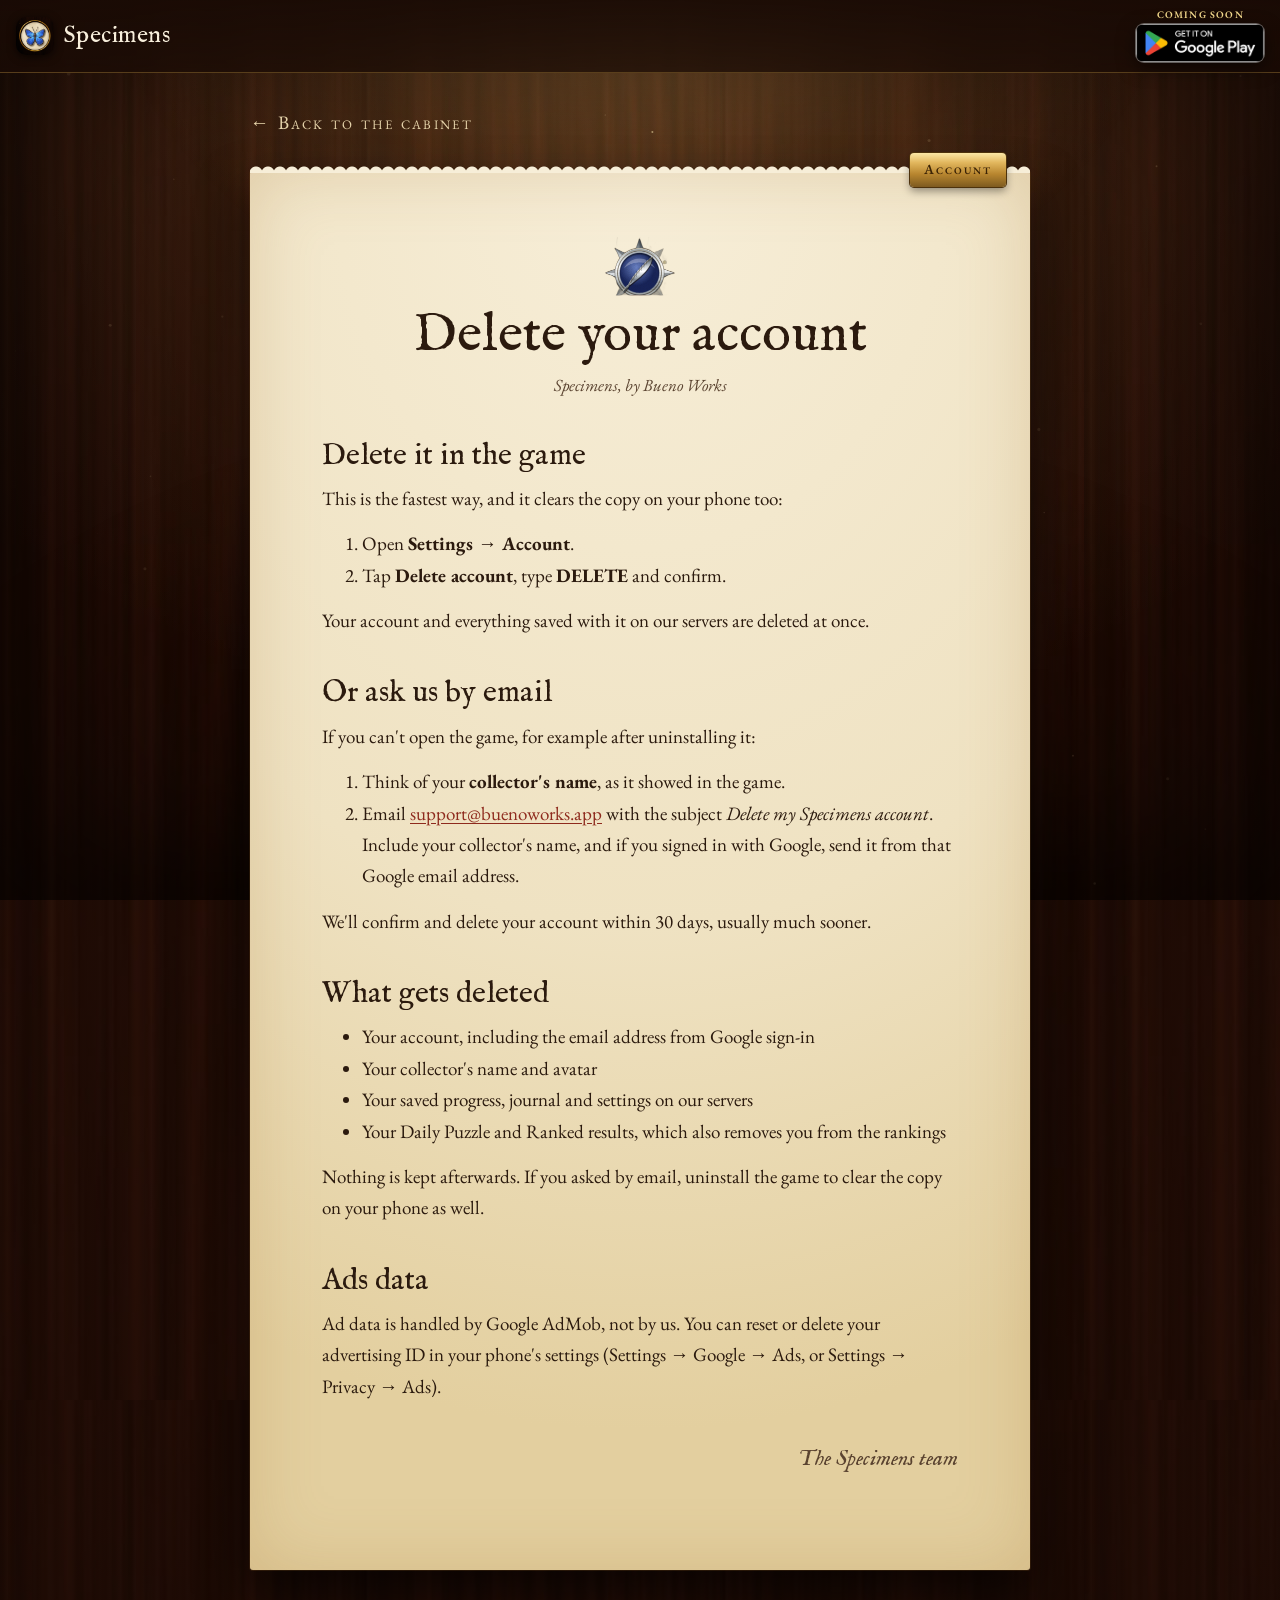
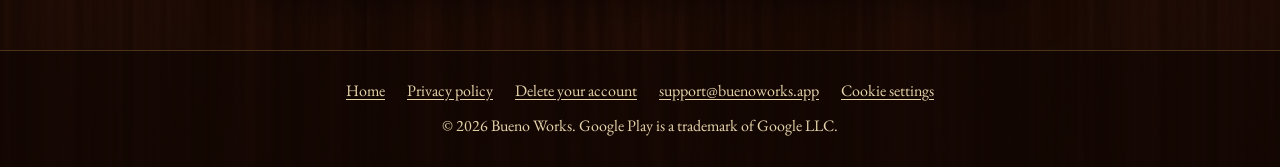
<file: delete-account/index.html>
<!doctype html>
<html lang="en" data-launch="soon">
<head>
<meta charset="utf-8" />
<meta name="viewport" content="width=device-width, initial-scale=1, viewport-fit=cover" />
<title>Delete your account · Specimens</title>
<meta name="description" content="How to delete your Specimens account and data." />
<meta name="theme-color" content="#2b1209" />
<meta property="og:title" content="Specimens — a cabinet of living curiosities" />
<meta property="og:description" content="A logic puzzle where every answer is alive. Free on Google Play." />
<meta property="og:type" content="website" />
<meta property="og:image" content="https://specimens.buenoworks.app/assets/img/og-banner.jpg" />
<meta name="twitter:card" content="summary_large_image" />
<link rel="icon" type="image/png" href="/assets/img/favicon.png" />
<link rel="apple-touch-icon" href="/assets/img/apple-touch-icon.png" />
<link rel="preload" href="/assets/fonts/im-fell-english-latin-400-normal.woff2" as="font" type="font/woff2" crossorigin="" />
<link rel="preload" href="/assets/fonts/im-fell-english-latin-400-italic.woff2" as="font" type="font/woff2" crossorigin="" />
<link rel="preload" href="/assets/fonts/eb-garamond-latin-400-normal.woff2" as="font" type="font/woff2" crossorigin="" />
<link rel="preload" href="/assets/fonts/eb-garamond-latin-600-normal.woff2" as="font" type="font/woff2" crossorigin="" />
<link rel="preload" href="/assets/fonts/eb-garamond-latin-700-normal.woff2" as="font" type="font/woff2" crossorigin="" />
<link rel="preload" href="/assets/fonts/eb-garamond-latin-400-italic.woff2" as="font" type="font/woff2" crossorigin="" />
<script src="/assets/js/config.js"></script>
<link rel="stylesheet" href="/assets/css/site.css" />
</head>
<body>
<!--BODY-->
<a class="skip" href="#main">Skip to content</a>
<div class="lamp-glow" aria-hidden="true"></div>
<div class="vignette" aria-hidden="true"></div>
<div class="page">
<header class="site-head">
  <a class="brand" href="/" aria-label="Specimens home"><img src="/assets/img/icon-512.png" alt="" width="38" height="38" /><span>Specimens</span></a>
  <a class="play play-live gp" href="https://play.google.com/store/apps/details?id=com.vaultrush.game" target="_blank" rel="noopener" data-play=""><img class="gp-badge" src="/assets/img/google-play-badge.png" alt="Get it on Google Play" width="564" height="168" /></a><button class="play play-soon gp" type="button" data-soon><span class="soon-cap">Coming soon</span><img class="gp-badge" src="/assets/img/google-play-badge.png" alt="Coming soon to Google Play" width="564" height="168" /></button>
</header>
<main id="main" class="folio-wrap">
  <div class="legal-top"><a class="back-link" href="/">← Back to the cabinet</a></div>
  <article class="folio">
    <span class="tab">Account</span>
    <header class="folio-head">
      <img class="crest" src="/assets/img/emblem.png" alt="" />
      <h1>Delete your account</h1>
      <p class="meta">Specimens, by Bueno Works</p>
    </header>
    <div class="prose">
<h2>Delete it in the game</h2>
  <p>This is the fastest way, and it clears the copy on your phone too:</p>
  <ol>
    <li>Open <strong>Settings → Account</strong>.</li>
    <li>Tap <strong>Delete account</strong>, type <strong>DELETE</strong> and confirm.</li>
  </ol>
  <p>Your account and everything saved with it on our servers are deleted at once.</p>
  <h2>Or ask us by email</h2>
  <p>If you can't open the game, for example after uninstalling it:</p>
  <ol>
    <li>Think of your <strong>collector's name</strong>, as it showed in the game.</li>
    <li>Email <a href="mailto:support@buenoworks.app?subject=Delete%20my%20Specimens%20account">support@buenoworks.app</a> with the subject <em>Delete my Specimens account</em>. Include your collector's name, and if you signed in with Google, send it from that Google email address.</li>
  </ol>
  <p>We'll confirm and delete your account within 30 days, usually much sooner.</p>

  <h2>What gets deleted</h2>
  <ul>
    <li>Your account, including the email address from Google sign-in</li>
    <li>Your collector's name and avatar</li>
    <li>Your saved progress, journal and settings on our servers</li>
    <li>Your Daily Puzzle and Ranked results, which also removes you from the rankings</li>
  </ul>
  <p>Nothing is kept afterwards. If you asked by email, uninstall the game to clear the copy on your phone as well.</p>

  <h2>Ads data</h2>
  <p>Ad data is handled by Google AdMob, not by us. You can reset or delete your advertising ID in your phone's settings (Settings → Google → Ads, or Settings → Privacy → Ads).</p>
    </div>
    <p class="folio-sign">The Specimens team</p>
  </article>
</main>
<footer class="site-foot">
  <nav aria-label="Legal">
    <a href="/">Home</a>
    <a href="/privacy/">Privacy policy</a>
    <a href="/delete-account/">Delete your account</a>
    <a href="mailto:support@buenoworks.app">support@buenoworks.app</a>
    <a href="#" data-cookies>Cookie settings</a>
  </nav>
  <p style="margin:0">© <span data-year="">2026</span> Bueno Works. Google Play is a trademark of Google LLC.</p>
</footer>
</div>
<!--/BODY-->
<script src="/assets/js/site.js" defer></script>
<script src="/assets/js/analytics.js" defer></script>
</body>
</html>
</file>
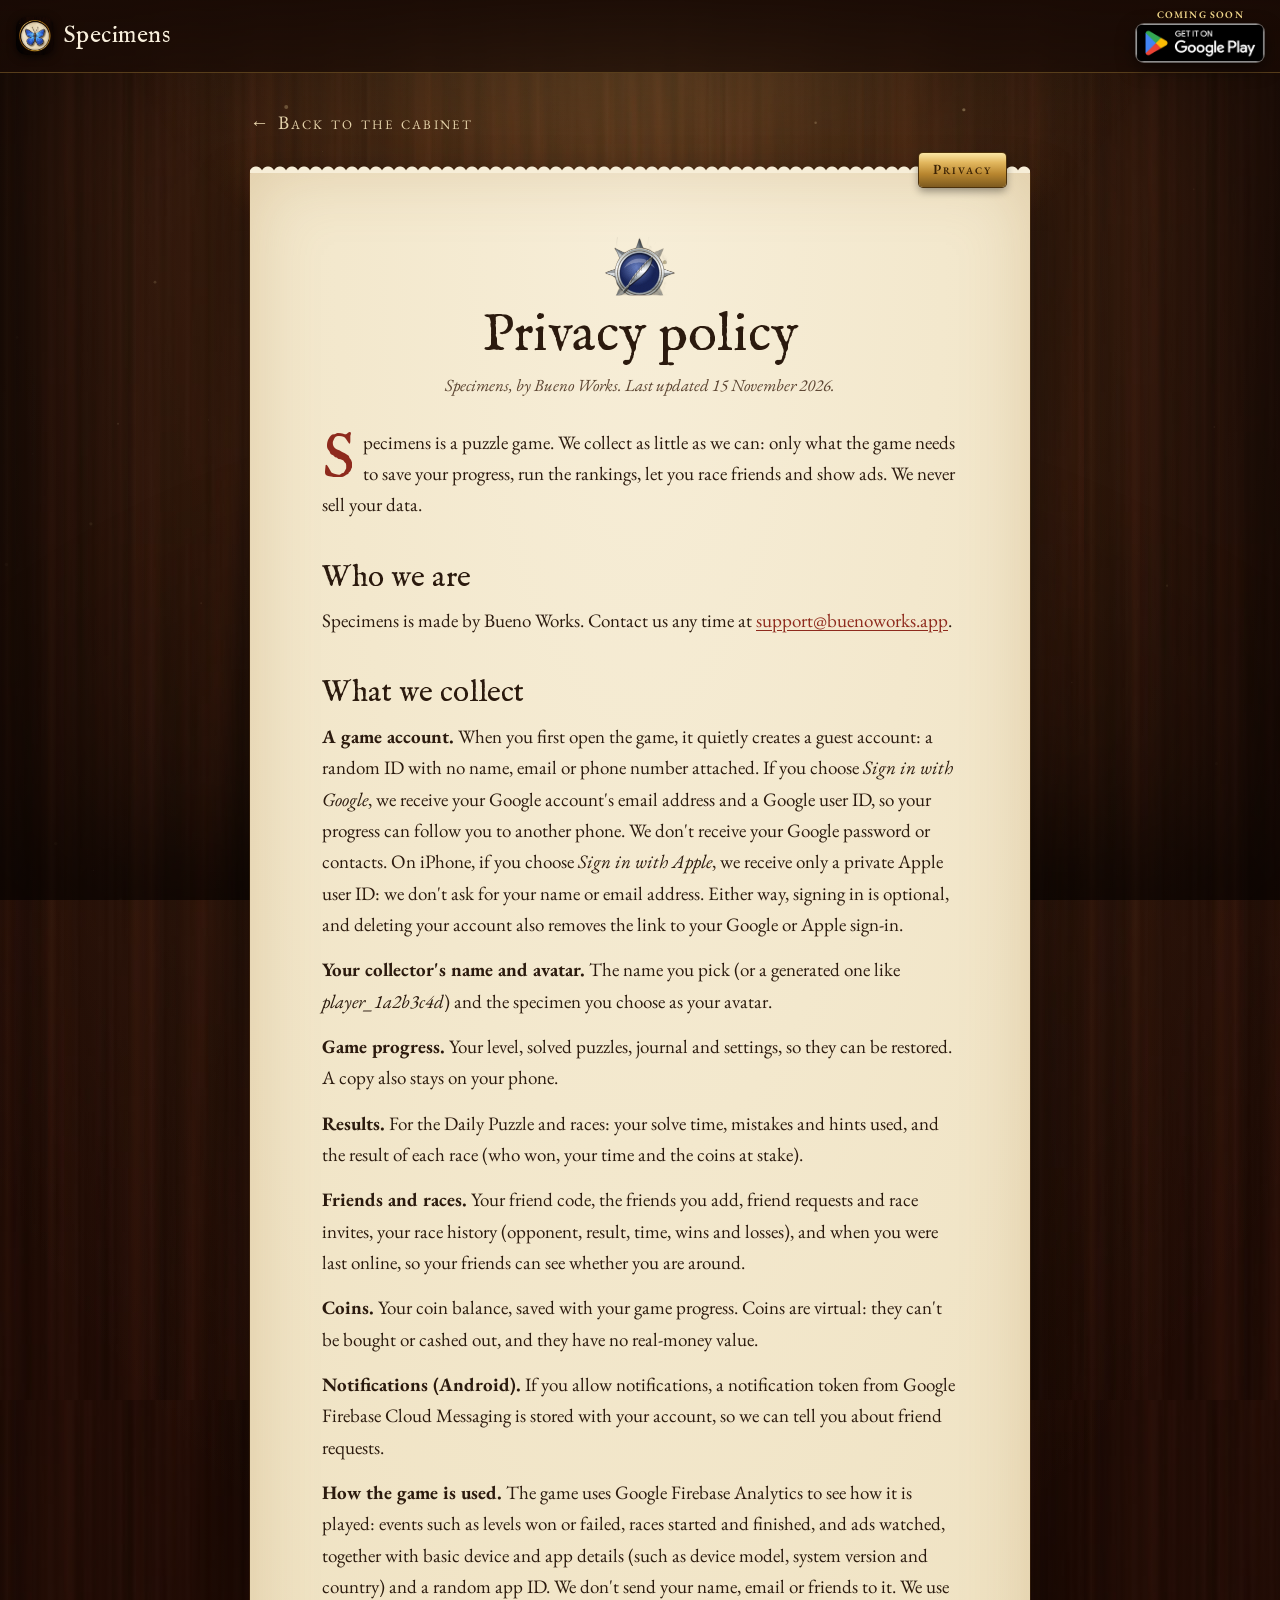
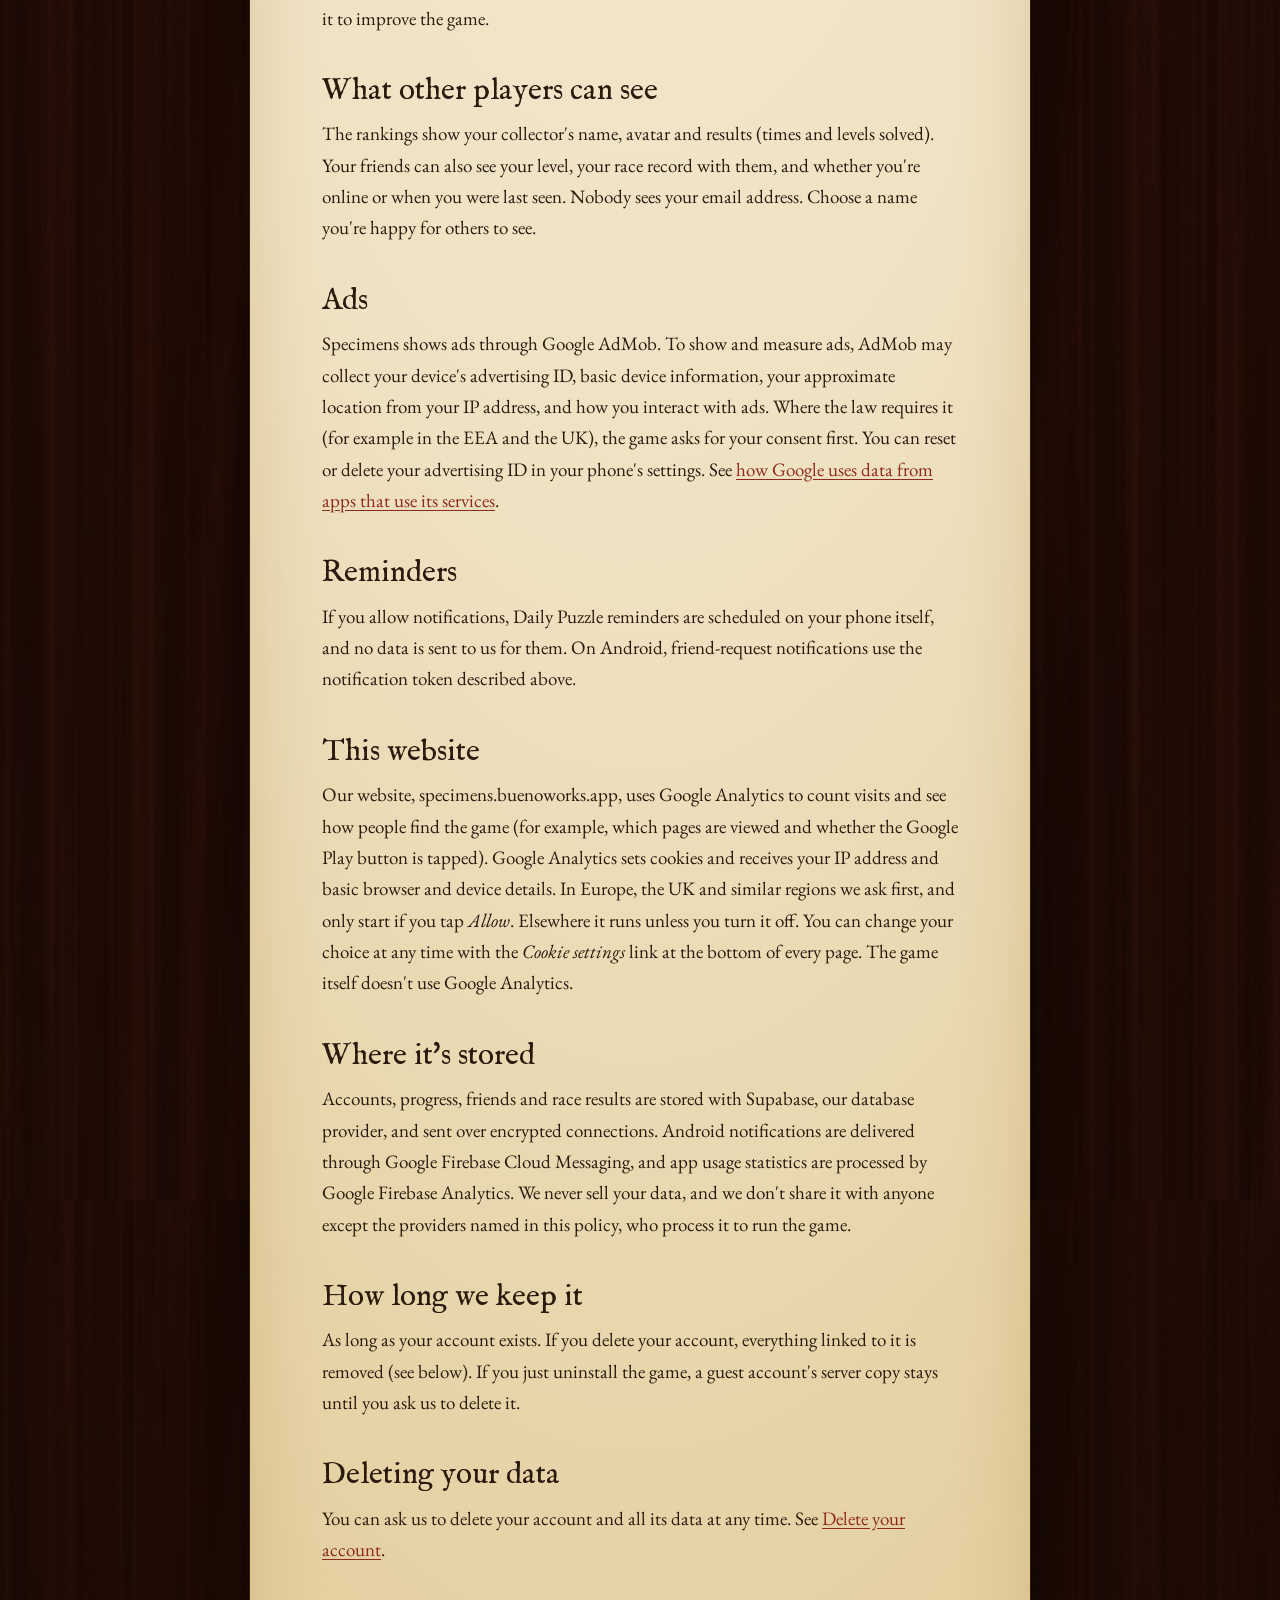
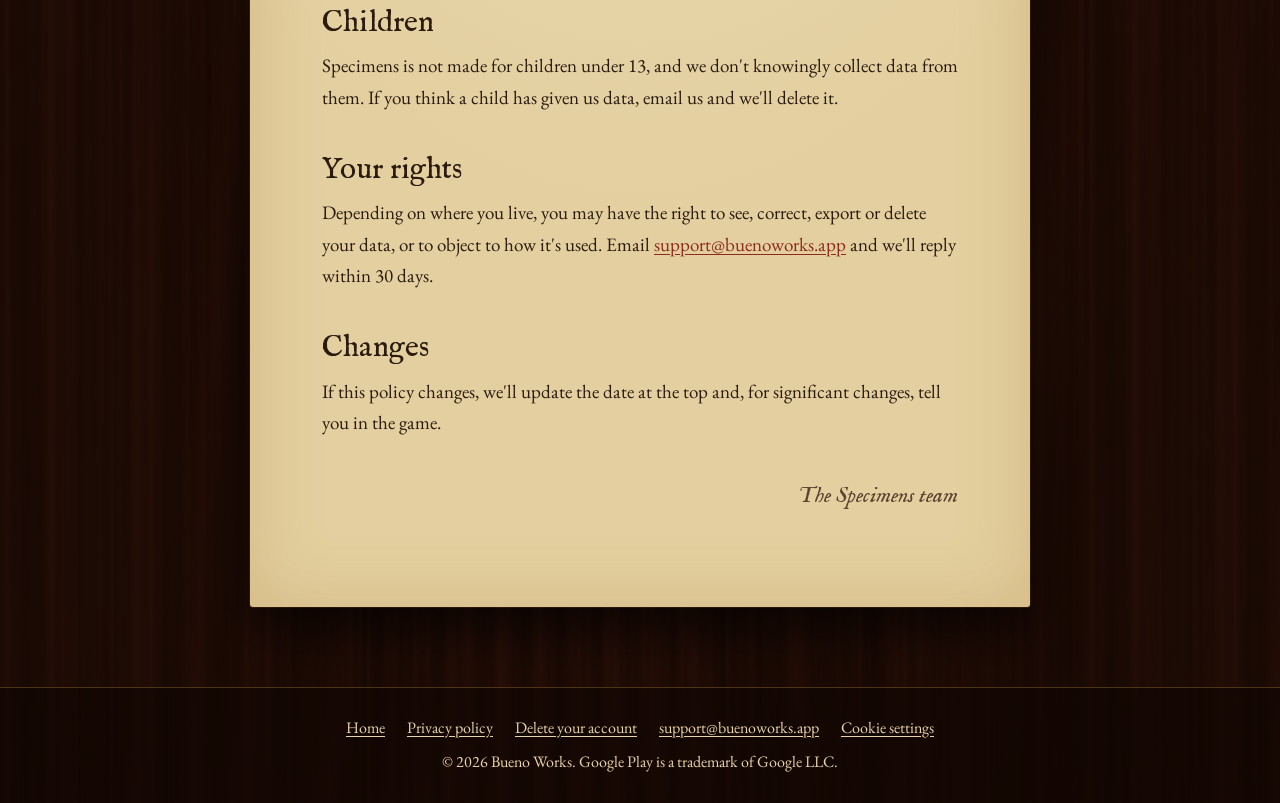
<file: privacy/index.html>
<!doctype html>
<html lang="en" data-launch="soon">
<head>
<meta charset="utf-8" />
<meta name="viewport" content="width=device-width, initial-scale=1, viewport-fit=cover" />
<title>Privacy policy · Specimens</title>
<meta name="description" content="What the Specimens puzzle game collects, why, and how to delete it." />
<meta name="theme-color" content="#2b1209" />
<meta property="og:title" content="Specimens — a cabinet of living curiosities" />
<meta property="og:description" content="A logic puzzle where every answer is alive. Free on Google Play." />
<meta property="og:type" content="website" />
<meta property="og:image" content="https://specimens.buenoworks.app/assets/img/og-banner.jpg" />
<meta name="twitter:card" content="summary_large_image" />
<link rel="icon" type="image/png" href="/assets/img/favicon.png" />
<link rel="apple-touch-icon" href="/assets/img/apple-touch-icon.png" />
<link rel="preload" href="/assets/fonts/im-fell-english-latin-400-normal.woff2" as="font" type="font/woff2" crossorigin="" />
<link rel="preload" href="/assets/fonts/im-fell-english-latin-400-italic.woff2" as="font" type="font/woff2" crossorigin="" />
<link rel="preload" href="/assets/fonts/eb-garamond-latin-400-normal.woff2" as="font" type="font/woff2" crossorigin="" />
<link rel="preload" href="/assets/fonts/eb-garamond-latin-600-normal.woff2" as="font" type="font/woff2" crossorigin="" />
<link rel="preload" href="/assets/fonts/eb-garamond-latin-700-normal.woff2" as="font" type="font/woff2" crossorigin="" />
<link rel="preload" href="/assets/fonts/eb-garamond-latin-400-italic.woff2" as="font" type="font/woff2" crossorigin="" />
<script src="/assets/js/config.js"></script>
<link rel="stylesheet" href="/assets/css/site.css" />
</head>
<body>
<!--BODY-->
<a class="skip" href="#main">Skip to content</a>
<div class="lamp-glow" aria-hidden="true"></div>
<div class="vignette" aria-hidden="true"></div>
<div class="page">
<header class="site-head">
  <a class="brand" href="/" aria-label="Specimens home"><img src="/assets/img/icon-512.png" alt="" width="38" height="38" /><span>Specimens</span></a>
  <a class="play play-live gp" href="https://play.google.com/store/apps/details?id=com.vaultrush.game" target="_blank" rel="noopener" data-play=""><img class="gp-badge" src="/assets/img/google-play-badge.png" alt="Get it on Google Play" width="564" height="168" /></a><button class="play play-soon gp" type="button" data-soon><span class="soon-cap">Coming soon</span><img class="gp-badge" src="/assets/img/google-play-badge.png" alt="Coming soon to Google Play" width="564" height="168" /></button>
</header>
<main id="main" class="folio-wrap">
  <div class="legal-top"><a class="back-link" href="/">← Back to the cabinet</a></div>
  <article class="folio">
    <span class="tab">Privacy</span>
    <header class="folio-head">
      <img class="crest" src="/assets/img/emblem.png" alt="" />
      <h1>Privacy policy</h1>
      <p class="meta">Specimens, by Bueno Works. Last updated 15 November 2026.</p>
    </header>
    <div class="prose">
<p>Specimens is a puzzle game. We collect as little as we can: only what the game needs to save your progress, run the rankings, let you race friends and show ads. We never sell your data.</p>

  <h2>Who we are</h2>
  <p>Specimens is made by Bueno Works. Contact us any time at <a href="mailto:support@buenoworks.app">support@buenoworks.app</a>.</p>

  <h2>What we collect</h2>
  <p><strong>A game account.</strong> When you first open the game, it quietly creates a guest account: a random ID with no name, email or phone number attached. If you choose <em>Sign in with Google</em>, we receive your Google account's email address and a Google user ID, so your progress can follow you to another phone. We don't receive your Google password or contacts. On iPhone, if you choose <em>Sign in with Apple</em>, we receive only a private Apple user ID: we don't ask for your name or email address. Either way, signing in is optional, and deleting your account also removes the link to your Google or Apple sign-in.</p>
  <p><strong>Your collector's name and avatar.</strong> The name you pick (or a generated one like <em>player_1a2b3c4d</em>) and the specimen you choose as your avatar.</p>
  <p><strong>Game progress.</strong> Your level, solved puzzles, journal and settings, so they can be restored. A copy also stays on your phone.</p>
  <p><strong>Results.</strong> For the Daily Puzzle and races: your solve time, mistakes and hints used, and the result of each race (who won, your time and the coins at stake).</p>
  <p><strong>Friends and races.</strong> Your friend code, the friends you add, friend requests and race invites, your race history (opponent, result, time, wins and losses), and when you were last online, so your friends can see whether you are around.</p>
  <p><strong>Coins.</strong> Your coin balance, saved with your game progress. Coins are virtual: they can't be bought or cashed out, and they have no real-money value.</p>
  <p><strong>Notifications (Android).</strong> If you allow notifications, a notification token from Google Firebase Cloud Messaging is stored with your account, so we can tell you about friend requests.</p>
  <p><strong>How the game is used.</strong> The game uses Google Firebase Analytics to see how it is played: events such as levels won or failed, races started and finished, and ads watched, together with basic device and app details (such as device model, system version and country) and a random app ID. We don't send your name, email or friends to it. We use it to improve the game.</p>

  <h2>What other players can see</h2>
  <p>The rankings show your collector's name, avatar and results (times and levels solved). Your friends can also see your level, your race record with them, and whether you're online or when you were last seen. Nobody sees your email address. Choose a name you're happy for others to see.</p>

  <h2>Ads</h2>
  <p>Specimens shows ads through Google AdMob. To show and measure ads, AdMob may collect your device's advertising ID, basic device information, your approximate location from your IP address, and how you interact with ads. Where the law requires it (for example in the EEA and the UK), the game asks for your consent first. You can reset or delete your advertising ID in your phone's settings. See <a href="https://policies.google.com/technologies/partner-sites">how Google uses data from apps that use its services</a>.</p>

  <h2>Reminders</h2>
  <p>If you allow notifications, Daily Puzzle reminders are scheduled on your phone itself, and no data is sent to us for them. On Android, friend-request notifications use the notification token described above.</p>

  <h2 id="website">This website</h2>
  <p>Our website, specimens.buenoworks.app, uses Google Analytics to count visits and see how people find the game (for example, which pages are viewed and whether the Google Play button is tapped). Google Analytics sets cookies and receives your IP address and basic browser and device details. In Europe, the UK and similar regions we ask first, and only start if you tap <em>Allow</em>. Elsewhere it runs unless you turn it off. You can change your choice at any time with the <em>Cookie settings</em> link at the bottom of every page. The game itself doesn't use Google Analytics.</p>

  <h2>Where it's stored</h2>
  <p>Accounts, progress, friends and race results are stored with Supabase, our database provider, and sent over encrypted connections. Android notifications are delivered through Google Firebase Cloud Messaging, and app usage statistics are processed by Google Firebase Analytics. We never sell your data, and we don't share it with anyone except the providers named in this policy, who process it to run the game.</p>

  <h2>How long we keep it</h2>
  <p>As long as your account exists. If you delete your account, everything linked to it is removed (see below). If you just uninstall the game, a guest account's server copy stays until you ask us to delete it.</p>

  <h2>Deleting your data</h2>
  <p>You can ask us to delete your account and all its data at any time. See <a href="/delete-account/">Delete your account</a>.</p>

  <h2>Children</h2>
  <p>Specimens is not made for children under 13, and we don't knowingly collect data from them. If you think a child has given us data, email us and we'll delete it.</p>

  <h2>Your rights</h2>
  <p>Depending on where you live, you may have the right to see, correct, export or delete your data, or to object to how it's used. Email <a href="mailto:support@buenoworks.app">support@buenoworks.app</a> and we'll reply within 30 days.</p>

  <h2>Changes</h2>
  <p>If this policy changes, we'll update the date at the top and, for significant changes, tell you in the game.</p>
    </div>
    <p class="folio-sign">The Specimens team</p>
  </article>
</main>
<footer class="site-foot">
  <nav aria-label="Legal">
    <a href="/">Home</a>
    <a href="/privacy/">Privacy policy</a>
    <a href="/delete-account/">Delete your account</a>
    <a href="mailto:support@buenoworks.app">support@buenoworks.app</a>
    <a href="#" data-cookies>Cookie settings</a>
  </nav>
  <p style="margin:0">© <span data-year="">2026</span> Bueno Works. Google Play is a trademark of Google LLC.</p>
</footer>
</div>
<!--/BODY-->
<script src="/assets/js/site.js" defer></script>
<script src="/assets/js/analytics.js" defer></script>
</body>
</html>
</file>
<file: assets/css/site.css>
/* =========================================================
   SPECIMENS — "The Cabinet After Dark"
   Shared stylesheet for index, legal pages and 404.
   ========================================================= */

/* Fallbacks sized to match the web fonts, so text doesn't jump when they load */
@font-face{font-family:"IM Fell Fallback";src:local("Georgia");font-weight:400;font-style:normal;size-adjust:91%}
@font-face{font-family:"IM Fell Fallback";src:local("Georgia Italic"),local("Georgia-Italic");font-weight:400;font-style:italic;size-adjust:78%}
@font-face{font-family:"EB Fallback";src:local("Georgia");font-weight:400 500;font-style:normal;size-adjust:86%}
@font-face{font-family:"EB Fallback";src:local("Georgia Bold"),local("Georgia-Bold");font-weight:600 700;font-style:normal;size-adjust:80%}
@font-face{font-family:"EB Fallback";src:local("Georgia Italic"),local("Georgia-Italic");font-weight:400 500;font-style:italic;size-adjust:82%}
@font-face{font-family:"IM Fell English";src:url("../fonts/im-fell-english-latin-400-normal.woff2") format("woff2");font-weight:400;font-style:normal;font-display:swap}
@font-face{font-family:"IM Fell English";src:url("../fonts/im-fell-english-latin-400-italic.woff2") format("woff2");font-weight:400;font-style:italic;font-display:swap}
@font-face{font-family:"EB Garamond";src:url("../fonts/eb-garamond-latin-400-normal.woff2") format("woff2");font-weight:400;font-style:normal;font-display:swap}
@font-face{font-family:"EB Garamond";src:url("../fonts/eb-garamond-latin-400-italic.woff2") format("woff2");font-weight:400;font-style:italic;font-display:swap}
@font-face{font-family:"EB Garamond";src:url("../fonts/eb-garamond-latin-500-normal.woff2") format("woff2");font-weight:500;font-style:normal;font-display:swap}
@font-face{font-family:"EB Garamond";src:url("../fonts/eb-garamond-latin-600-normal.woff2") format("woff2");font-weight:600;font-style:normal;font-display:swap}
@font-face{font-family:"EB Garamond";src:url("../fonts/eb-garamond-latin-700-normal.woff2") format("woff2");font-weight:700;font-style:normal;font-display:swap}

:root{
  --display:"IM Fell English","IM Fell Fallback","EB Garamond","EB Fallback",Georgia,serif;
  --body:"EB Garamond","EB Fallback",Georgia,"Times New Roman",serif;

  --wood-0:#1a0b05;
  --wood-1:#2b1209;
  --wood-2:#4a1f0f;
  --wood-3:#6d3417;
  --ink:#2b1a0e;
  --ink-soft:#5a4330;
  --parchment:#f1e5c8;
  --parchment-2:#e6d4ab;
  --paper-edge:#cdb683;
  --cream:#f7eedb;
  --brass:#c99b45;
  --brass-hi:#f6dc8e;
  --brass-lo:#7d5a1f;
  --lamp:#ffc66b;
  --rust:#8e2a1d;
  --velvet:#3a0f16;

  /* region colours, sampled from the board */
  --r-blue:#a8bfca;
  --r-peach:#eeb49c;
  --r-cream:#f2e2c0;
  --r-green:#b8cf98;
  --r-purple:#cab4d8;
  --r-yellow:#f1c874;

  --brass-grad:linear-gradient(180deg,#fbe7a6 0%,#e2b75e 28%,#b8862f 62%,#7d5a1f 100%);
  --brass-ring:linear-gradient(145deg,#fff1bf,#d6a54b 35%,#7a5519 70%,#e7c172);
  --wood-img:url("../img/wood.jpg");
  --radius:14px;
  --maxw:1180px;
}

*,*::before,*::after{box-sizing:border-box}
html{-webkit-text-size-adjust:100%;scroll-behavior:smooth}
@media (prefers-reduced-motion:reduce){html{scroll-behavior:auto}}
body{
  margin:0;min-height:100vh;
  font-family:var(--body);font-size:19px;line-height:1.55;color:var(--cream);
  background-color:var(--wood-1);
  background-image:
    radial-gradient(120% 70% at 50% 0%,rgba(255,190,100,.16),transparent 60%),
    linear-gradient(180deg,rgba(20,8,3,.55),rgba(20,8,3,.75)),
    var(--wood-img);
  background-size:auto,auto,1084px auto;
  background-attachment:scroll;
  overflow-x:hidden;
  -webkit-font-smoothing:antialiased;
}
img{max-width:100%;display:block}
a{color:var(--brass-hi)}
a:hover{color:#fff4cf}
button{font:inherit;color:inherit}
:focus-visible{outline:3px solid var(--brass-hi);outline-offset:3px;border-radius:6px}
.sr-only{position:absolute;width:1px;height:1px;padding:0;margin:-1px;overflow:hidden;clip:rect(0 0 0 0);white-space:nowrap;border:0}
.skip{position:absolute;left:12px;top:-60px;z-index:200;background:var(--parchment);color:var(--ink);padding:10px 16px;border-radius:8px;font-weight:600}
.skip:focus{top:12px}

/* ---------- atmosphere ---------- */
.lamp-glow{
  position:fixed;inset:0;pointer-events:none;z-index:0;
  background:
    radial-gradient(60vmax 45vmax at 50% -6%,rgba(255,200,110,.30),rgba(255,170,80,.08) 45%,transparent 70%),
    radial-gradient(120vmax 90vmax at 50% 120%,rgba(0,0,0,.55),transparent 60%);
  animation:flicker 7s infinite steps(1,end);
}
@keyframes flicker{
  0%,100%{opacity:1}7%{opacity:.93}8%{opacity:1}31%{opacity:.97}33%{opacity:.9}34%{opacity:1}
  62%{opacity:.95}63%{opacity:1}81%{opacity:.92}82%{opacity:.99}
}
.dust{position:fixed;inset:0;width:100%;height:100%;pointer-events:none;z-index:1;mix-blend-mode:screen}
.vignette{position:fixed;inset:0;pointer-events:none;z-index:2;box-shadow:inset 0 0 160px 40px rgba(0,0,0,.6)}
.page{position:relative;z-index:3}

/* ---------- header ---------- */
.site-head{
  position:sticky;top:0;z-index:60;
  display:flex;align-items:center;gap:16px;justify-content:space-between;
  padding:10px 16px;
  background:linear-gradient(180deg,rgba(26,11,5,.92),rgba(26,11,5,.72));
  backdrop-filter:blur(6px);-webkit-backdrop-filter:blur(6px);
  border-bottom:1px solid rgba(201,155,69,.35);
}
.brand{display:flex;align-items:center;gap:10px;text-decoration:none;color:var(--cream)}
.brand img{width:38px;height:38px;border-radius:10px;box-shadow:0 2px 8px rgba(0,0,0,.6)}
.brand span{font-family:var(--display);font-size:24px;letter-spacing:.02em}
.site-nav{display:none;gap:26px}
.site-nav a{color:var(--parchment-2);text-decoration:none;font-size:17px;letter-spacing:.06em;font-variant:small-caps}
.site-nav a:hover{color:var(--brass-hi)}
@media (min-width:980px){.site-nav{display:flex}}
.site-head .play{min-height:44px;padding:6px 14px 6px 10px}
.site-head .play .play-text small{display:none}
@media (max-width:420px){.site-head .play .play-text b{font-size:15px}}

/* ---------- Google Play / coming soon button ---------- */
.play{
  --h:58px;
  display:inline-flex;align-items:center;gap:12px;
  min-height:var(--h);padding:8px 22px 8px 14px;
  border-radius:14px;text-decoration:none;color:#2a1606;
  background:var(--brass-grad);
  box-shadow:inset 0 1px 0 rgba(255,255,255,.7),inset 0 -2px 0 rgba(0,0,0,.25),0 0 0 1px #5a3c10,0 6px 18px rgba(0,0,0,.55),0 0 28px rgba(255,190,90,.25);
  transition:transform .2s ease,box-shadow .2s ease,filter .2s;
  position:relative;overflow:hidden;white-space:nowrap;
}
.play::after{ /* travelling glint */
  content:"";position:absolute;top:0;bottom:0;width:40%;left:-60%;
  background:linear-gradient(100deg,transparent,rgba(255,255,255,.55),transparent);
  transform:skewX(-20deg);animation:glint 5.5s ease-in-out infinite;
}
@keyframes glint{0%,70%{left:-60%}100%{left:130%}}
.play:hover{transform:translateY(-2px);color:#1d0f03;filter:brightness(1.06);box-shadow:inset 0 1px 0 rgba(255,255,255,.7),inset 0 -2px 0 rgba(0,0,0,.25),0 0 0 1px #5a3c10,0 10px 26px rgba(0,0,0,.6),0 0 44px rgba(255,200,100,.45)}
.play:active{transform:translateY(1px)}
.play-icon{
  width:34px;height:34px;flex:none;border-radius:50%;
  display:grid;place-items:center;
  background:radial-gradient(circle at 35% 30%,#3b2410,#160a03);
  box-shadow:inset 0 0 0 2px rgba(255,230,160,.6);
}
.play-icon svg{width:15px;height:15px;margin-left:3px}
.play-text{display:flex;flex-direction:column;line-height:1.05;text-align:left}
.play-text small{font-size:12px;letter-spacing:.14em;text-transform:uppercase;font-weight:600;opacity:.85}
.play-text b{font-family:var(--body);font-size:21px;font-weight:700;letter-spacing:.01em}
.play.big{--h:68px;padding:10px 30px 10px 16px}
.play.big .play-icon{width:42px;height:42px}
.play.big .play-text b{font-size:25px}

/* coming-soon variant (switch in assets/js/config.js) */
.play-soon{display:none}
html[data-launch="soon"] .play-live{display:none}
html[data-launch="soon"] .play-soon{display:inline-flex}
.play-soon{border:0;font:inherit;cursor:pointer;-webkit-appearance:none;appearance:none}

/* ---------- sticky mobile CTA rail ---------- */
.cta-rail{
  position:fixed;left:0;right:0;bottom:0;z-index:70;
  display:flex;align-items:center;justify-content:space-between;gap:12px;
  padding:10px 14px calc(10px + env(safe-area-inset-bottom));
  background:linear-gradient(180deg,rgba(43,18,9,.94),rgba(20,8,3,.98));
  border-top:2px solid transparent;border-image:linear-gradient(90deg,#7d5a1f,#f6dc8e,#7d5a1f) 1;
  box-shadow:0 -10px 30px rgba(0,0,0,.6);
  transform:translateY(110%);transition:transform .45s cubic-bezier(.2,.8,.2,1);
}
.cta-rail.show{transform:none}
.cta-rail .rail-id{display:flex;align-items:center;gap:10px;min-width:0}
.cta-rail .rail-id img{width:40px;height:40px;border-radius:10px}
.cta-rail .rail-id b{display:block;font-family:var(--display);font-weight:400;font-size:21px;line-height:1}
.cta-rail .rail-id small{display:block;color:var(--parchment-2);font-size:14px;white-space:nowrap}
.cta-rail .play{--h:50px;padding:6px 16px 6px 10px}
.cta-rail .play-icon{width:30px;height:30px}
.cta-rail .play-text b{font-size:18px}
.cta-rail .play-text small{font-size:10px}
@media (min-width:980px){.cta-rail{display:none}}


/* ---------- layout primitives ---------- */
.wrap{width:100%;max-width:var(--maxw);margin:0 auto;padding:0 16px}
.eyebrow{font-variant:small-caps;letter-spacing:.16em;color:var(--brass-hi);font-size:16px;font-weight:600;margin:0 0 10px}
.display{font-family:var(--display);font-weight:400;line-height:1.02;letter-spacing:.005em;margin:0}
.lede{font-size:clamp(19px,2.3vw,23px);color:var(--parchment);margin:0}
.muted{color:var(--parchment-2)}
.ink-rule{height:14px;margin:18px 0;background:
  radial-gradient(circle,var(--brass) 2px,transparent 3px) center/14px 14px no-repeat,
  linear-gradient(90deg,transparent,rgba(201,155,69,.7) 20%,rgba(201,155,69,.7) 45%,transparent 47%,transparent 53%,rgba(201,155,69,.7) 55%,rgba(201,155,69,.7) 80%,transparent) center/100% 1px no-repeat}

/* ---------- HERO ---------- */
.hero{position:relative;padding:18px 0 40px;min-height:calc(100svh - 59px)}
.hero .wrap{display:grid;gap:10px;align-items:center;justify-items:center;text-align:center}
.hero-copy{display:flex;flex-direction:column;align-items:center;gap:14px;order:1}
.hero-case{order:2}
.hero-cta{order:3;display:flex;flex-direction:column;align-items:center;gap:10px}
.nameplate{
  position:relative;display:inline-block;padding:10px 34px 14px;
  background:var(--brass-grad);border-radius:10px;color:#3b2306;
  box-shadow:inset 0 2px 0 rgba(255,246,206,.9),inset 0 -3px 0 rgba(0,0,0,.25),0 0 0 2px #4d320c,0 0 0 6px rgba(201,155,69,.25),0 14px 30px rgba(0,0,0,.6);
}
.nameplate::before,.nameplate::after{ /* screws */
  content:"";position:absolute;top:50%;width:11px;height:11px;margin-top:-5px;border-radius:50%;
  background:radial-gradient(circle at 40% 35%,#fff0bd,#8a6420 60%,#4a3008);
  box-shadow:inset 0 0 0 1px rgba(0,0,0,.3);
}
.nameplate::before{left:12px}.nameplate::after{right:12px}
.nameplate h1{font-family:var(--display);font-weight:400;font-size:clamp(50px,13vw,96px);line-height:1;margin:0;text-shadow:0 1px 0 rgba(255,240,190,.8),0 -1px 0 rgba(80,50,10,.45)}
.hero .tagline{font-family:var(--display);font-style:italic;font-size:clamp(22px,5.6vw,34px);line-height:1.15;color:var(--cream);margin:0;text-shadow:0 2px 12px rgba(0,0,0,.7)}
.hero .sub{max-width:16.3em;margin:0 auto;color:var(--parchment-2);font-size:clamp(17px,2vw,20px)}
.hero-facts{display:flex;flex-wrap:wrap;justify-content:center;gap:6px 10px;margin:0;padding:0;list-style:none;font-variant:small-caps;letter-spacing:.08em;font-size:14px;color:var(--parchment-2)}
.hero-facts li+li::before{content:"✦";color:var(--brass);margin-right:10px;font-size:10px;vertical-align:2px}
.scroll-cue{margin-top:6px;color:var(--parchment-2);font-size:14px;letter-spacing:.2em;font-variant:small-caps;text-decoration:none;display:inline-flex;flex-direction:column;align-items:center;gap:2px}
.scroll-cue span{display:block;width:2px;height:22px;background:linear-gradient(var(--brass-hi),transparent);animation:cue 2s ease-in-out infinite}
@keyframes cue{0%{transform:scaleY(0);transform-origin:top}50%{transform:scaleY(1);transform-origin:top}51%{transform-origin:bottom}100%{transform:scaleY(0);transform-origin:bottom}}

@media (min-width:980px){
  .hero{padding:40px 0 60px;display:flex;align-items:center}
  .hero .wrap{grid-template-columns:1fr 1.05fr;grid-template-areas:"copy case" "cta case";text-align:left;justify-items:start;column-gap:48px;row-gap:22px}
  .hero-copy{grid-area:copy;align-items:flex-start;align-self:end}
  .hero-cta{grid-area:cta;align-items:flex-start;align-self:start}
  .hero-case{grid-area:case;justify-self:center}
  .hero .sub{margin:0}
  .hero-facts{justify-content:flex-start}
}

/* the glass display case */
.case{
  position:relative;width:min(92vw,520px);aspect-ratio:1/1.02;
  border-radius:50% 50% 18px 18px / 38% 38% 18px 18px;
  padding:14px;
  background:var(--brass-ring);
  box-shadow:0 0 0 2px #3a2208,0 26px 60px rgba(0,0,0,.65),0 0 90px rgba(255,190,100,.18);
}
@media (max-width:979px){.case{width:min(86vw,380px,44svh)}}
.case-inner{
  position:absolute;inset:14px;overflow:hidden;
  border-radius:50% 50% 8px 8px / 37% 37% 8px 8px;
  background:
    radial-gradient(70% 55% at 50% 30%,rgba(255,236,190,.95),rgba(236,214,166,.9) 55%,rgba(170,130,80,.95) 100%);
  box-shadow:inset 0 0 0 2px #5b3a0e,inset 0 0 60px rgba(90,50,10,.55);
}
.case-inner::before{ /* paper grain */
  content:"";position:absolute;inset:0;opacity:.35;
  background:repeating-linear-gradient(0deg,rgba(120,80,30,.08) 0 1px,transparent 1px 3px),repeating-linear-gradient(90deg,rgba(120,80,30,.05) 0 1px,transparent 1px 4px);
}
.case-glass{ /* reflections */
  position:absolute;inset:14px;pointer-events:none;z-index:5;
  border-radius:50% 50% 8px 8px / 37% 37% 8px 8px;
  background:
    linear-gradient(115deg,rgba(255,255,255,.28) 0%,rgba(255,255,255,0) 22%,rgba(255,255,255,0) 60%,rgba(255,255,255,.12) 66%,rgba(255,255,255,0) 74%);
}
.case-shelf{position:absolute;left:0;right:0;bottom:0;height:16%;background:linear-gradient(180deg,#6d3417,#2b1209);box-shadow:0 -6px 14px rgba(0,0,0,.35),inset 0 2px 0 rgba(255,200,140,.35)}
.case-label{
  position:absolute;left:50%;bottom:3.4%;transform:translateX(-50%) rotate(-1deg);z-index:4;
  padding:2px 14px;background:var(--parchment);color:var(--ink);font-family:var(--display);font-style:italic;font-size:15px;white-space:nowrap;
  box-shadow:0 2px 4px rgba(0,0,0,.4);
}
.case .slot{position:absolute;z-index:3}
.case .s-peacock{left:4%;bottom:12%;width:40%}
.case .s-owl{right:6%;bottom:13.5%;width:25%}
.case .s-panda{left:37%;bottom:11%;width:32%;z-index:2}
.case .s-butterfly{left:30%;top:13%;width:38%;z-index:4}
.case .s-luna{left:7%;top:24%;width:27%}
.case .s-seahorse{right:13%;top:19%;width:15.5%}
.case .pin{position:absolute;width:6px;height:6px;border-radius:50%;background:radial-gradient(circle at 35% 35%,#fff,#b48a3a);box-shadow:0 1px 2px rgba(0,0,0,.6)}

/* ---------- creatures (shared) ---------- */
.creature{
  position:relative;display:block;width:100%;padding:0;border:0;background:none;cursor:pointer;
  -webkit-tap-highlight-color:transparent;
  filter:drop-shadow(0 8px 8px rgba(40,20,5,.45));
}
.creature .base{width:100%;height:auto;pointer-events:none;user-select:none;-webkit-user-drag:none}
.creature .layer{position:absolute;inset:0;pointer-events:none}
.creature .layer img{width:100%;height:auto}

/* winged: two halves hinge on the body */
.winged .base{visibility:hidden}
.winged .wing{position:absolute;top:0;bottom:0;overflow:hidden;pointer-events:none}
.winged .wing img{position:absolute;top:0;width:auto;height:100%;max-width:none}
.winged .wl{left:0;right:50%;transform-origin:100% 50%}
.winged .wr{left:50%;right:0;transform-origin:0 50%}
.winged .wl img{left:0}
.winged .wr img{right:0}
.luna.winged .wl{right:54%}
.luna.winged .wr{left:46%}
.winged .wl{animation:flapL 1.1s ease-in-out infinite}
.winged .wr{animation:flapR 1.1s ease-in-out infinite}
@keyframes flapL{0%,100%{transform:perspective(500px) rotateY(0)}50%{transform:perspective(500px) rotateY(58deg)}}
@keyframes flapR{0%,100%{transform:perspective(500px) rotateY(0)}50%{transform:perspective(500px) rotateY(-58deg)}}
.luna.winged .wl,.luna.winged .wr{animation-duration:2.6s}
.drift{animation:drift 6s ease-in-out infinite}
@keyframes drift{0%,100%{transform:translate(0,0) rotate(-3deg)}25%{transform:translate(6%,-6%) rotate(2deg)}50%{transform:translate(-2%,-10%) rotate(4deg)}75%{transform:translate(-6%,-3%) rotate(-2deg)}}

/* owl: head turns, eyes blink */
.owl .head{clip-path:inset(0 0 56% 0);transform-origin:50% 44%;animation:owlLook 9s ease-in-out infinite}
.owl .base{clip-path:inset(42% 0 0 0)}
.owl .lid{position:absolute;top:19.8%;width:14.5%;height:8.8%;border-radius:50%;background:radial-gradient(circle at 50% 30%,#e9e3d8,#c9c0b2);transform:scaleY(0);transform-origin:50% 0;animation:blink 5.2s infinite}
.owl .lid.l{left:30.2%}.owl .lid.r{left:56.5%}
@keyframes blink{0%,92%,100%{transform:scaleY(0)}95%{transform:scaleY(1)}}
@keyframes owlLook{0%,30%,100%{transform:rotate(0)}38%,52%{transform:rotate(-14deg)}60%,78%{transform:rotate(11deg)}86%{transform:rotate(0)}}

/* peacock: tail breathes */
.peacock .fan{clip-path:inset(0 0 52% 0);transform-origin:50% 48%;animation:fan 4.5s ease-in-out infinite}
.peacock .base{clip-path:inset(46% 0 0 0)}
@keyframes fan{0%,100%{transform:scale(.96,.97)}50%{transform:scale(1.03,1.02)}}

/* red panda: tail flicks */
.panda .tail{clip-path:polygon(60% 33%,100% 33%,100% 100%,60% 100%);transform-origin:62% 92%;animation:tail 3.2s ease-in-out infinite}
.panda .base{clip-path:polygon(0 0,100% 0,100% 33%,60% 33%,60% 100%,0 100%)}
@keyframes tail{0%,60%,100%{transform:rotate(0)}68%{transform:rotate(-9deg)}76%{transform:rotate(5deg)}84%{transform:rotate(-4deg)}92%{transform:rotate(1deg)}}

/* seahorse: bob */
.seahorse{animation:bob 3.6s ease-in-out infinite}
@keyframes bob{0%,100%{transform:translateY(0) rotate(-4deg)}50%{transform:translateY(-12%) rotate(5deg)}}

/* tap reactions */
.creature.react.butterfly,.creature.react.luna{animation:takeoff 1.6s cubic-bezier(.4,0,.2,1)}
.creature.react .wl{animation:flapL .22s ease-in-out infinite}
.creature.react .wr{animation:flapR .22s ease-in-out infinite}
@keyframes takeoff{0%{transform:none}25%{transform:translate(18%,-40%) rotate(14deg) scale(1.08)}55%{transform:translate(-22%,-55%) rotate(-12deg) scale(1.12)}80%{transform:translate(-8%,-12%) rotate(-4deg)}100%{transform:none}}
.creature.react.owl .head{animation:owlSpin 1.3s ease-in-out}
.creature.react.owl .lid{animation:blink2 1.3s}
@keyframes owlSpin{0%{transform:rotate(0)}30%{transform:rotate(-28deg)}65%{transform:rotate(24deg)}100%{transform:rotate(0)}}
@keyframes blink2{0%,100%{transform:scaleY(0)}10%,20%{transform:scaleY(1)}30%{transform:scaleY(0)}70%{transform:scaleY(0)}78%{transform:scaleY(1)}86%{transform:scaleY(0)}}
.creature.react.peacock .fan{animation:fanBurst 1.4s cubic-bezier(.3,1.6,.5,1)}
.creature.react.peacock{animation:hop 1.4s}
@keyframes fanBurst{0%{transform:scale(.96)}35%{transform:scale(1.2,1.12);filter:brightness(1.25) saturate(1.3)}100%{transform:scale(.97)}}
.creature.react.panda .tail{animation:tailFast 1.2s ease-in-out}
.creature.react.panda{animation:hop 1.2s}
@keyframes tailFast{0%,100%{transform:rotate(0)}15%{transform:rotate(-16deg)}30%{transform:rotate(12deg)}45%{transform:rotate(-14deg)}60%{transform:rotate(10deg)}78%{transform:rotate(-5deg)}}
@keyframes hop{0%,100%{transform:translateY(0)}20%{transform:translateY(-12%) scale(1.03,.98)}40%{transform:translateY(0) scale(1.04,.96)}55%{transform:translateY(-5%)}70%{transform:none}}
.creature.react.seahorse{animation:spin 1.3s ease-in-out}
@keyframes spin{0%{transform:none}50%{transform:translateY(-22%) rotateY(180deg) scale(1.1)}100%{transform:rotateY(360deg)}}
.creature .spark{position:absolute;left:50%;top:40%;width:8px;height:8px;margin:-4px;border-radius:50%;background:#fff3c4;box-shadow:0 0 12px 4px rgba(255,210,120,.9);pointer-events:none;opacity:0}
.creature.react .spark{animation:spark 1s ease-out}
.creature.react .spark:nth-child(odd){animation-delay:.08s}
@keyframes spark{0%{opacity:1;transform:translate(0,0) scale(.6)}100%{opacity:0;transform:translate(var(--sx,40px),var(--sy,-50px)) scale(.2)}}
.spark.s1{--sx:-60px;--sy:-40px}.spark.s2{--sx:55px;--sy:-55px}.spark.s3{--sx:-30px;--sy:-80px}.spark.s4{--sx:70px;--sy:10px}.spark.s5{--sx:-70px;--sy:20px}

/* rare variants */
.golden{filter:drop-shadow(0 0 14px rgba(255,205,90,.85)) drop-shadow(0 8px 8px rgba(40,20,5,.45))}
.golden img{filter:sepia(.85) saturate(2.4) hue-rotate(-8deg) contrast(1.25) brightness(.98)}
.albino img{filter:grayscale(1) brightness(1.32) contrast(.92)}
.albino{filter:drop-shadow(0 0 16px rgba(255,255,255,.55)) drop-shadow(0 8px 8px rgba(40,20,5,.45))}
.albino .lid{background:radial-gradient(circle at 50% 30%,#fff,#e6e2dc)}

/* ---------- DRAWERS ---------- */
.drawers{position:relative;padding:20px 0 60px}
.drawer{position:relative;margin:0 auto 64px;max-width:var(--maxw);padding:0 12px}
.drawer-front{
  position:relative;z-index:2;display:flex;align-items:center;justify-content:center;gap:16px;
  min-height:86px;padding:14px 18px;border-radius:10px 10px 4px 4px;
  background:linear-gradient(180deg,rgba(255,200,140,.10),rgba(0,0,0,.25)),var(--wood-img) center/cover,var(--wood-3);
  box-shadow:inset 0 0 0 2px rgba(0,0,0,.35),inset 0 2px 0 rgba(255,210,160,.25),0 10px 24px rgba(0,0,0,.55);
}
.label-holder{
  position:relative;padding:5px 7px;border-radius:6px;background:var(--brass-grad);
  box-shadow:0 0 0 1px #4d320c,0 3px 8px rgba(0,0,0,.5);
}
.label-holder .card{display:block;padding:4px 18px 6px;background:var(--parchment);color:var(--ink);border-radius:2px;text-align:center;box-shadow:inset 0 0 12px rgba(150,110,50,.35)}
.label-holder .no{display:block;font-variant:small-caps;letter-spacing:.2em;font-size:13px;color:var(--ink-soft);line-height:1.2}
.label-holder .ttl{display:block;font-family:var(--display);font-size:clamp(22px,5vw,30px);line-height:1.05}
.pull{width:40px;height:16px;flex:none;border-radius:0 0 30px 30px;border:5px solid #b8862f;border-top:0;box-shadow:0 4px 6px rgba(0,0,0,.4)}


.drawer-body{
  position:relative;z-index:1;margin:-6px 10px 0;
  padding:34px 18px 34px;border-radius:0 0 12px 12px;
  background:
    linear-gradient(180deg,rgba(0,0,0,.45),rgba(0,0,0,0) 40px),
    radial-gradient(120% 80% at 50% 0%,#f5ead1,#e8d6ae 70%,#d8c08e);
  color:var(--ink);
  box-shadow:inset 0 0 0 10px #3b1a0b,inset 0 0 0 12px rgba(201,155,69,.55),0 30px 50px rgba(0,0,0,.55);
  transform-origin:50% 0;
}
.drawer-body.dark{
  background:linear-gradient(180deg,rgba(0,0,0,.5),rgba(0,0,0,0) 40px),radial-gradient(120% 90% at 50% 0%,#5a1822,#3a0f16 60%,#22070c);
  color:var(--cream);
}
/* drawers slide out when JS is present */
html.js .drawer-body{clip-path:inset(0 0 100% 0 round 0 0 12px 12px);transform:translateY(-40px) scaleX(.97);opacity:.4;transition:clip-path 1.2s cubic-bezier(.3,.7,.15,1),transform 1.2s cubic-bezier(.3,.7,.15,1),opacity .8s}
html.js .drawer.open .drawer-body{clip-path:inset(0 0 0 0 round 0 0 12px 12px);transform:none;opacity:1}
html.js .drawer .drawer-front{transition:transform .9s cubic-bezier(.3,.7,.15,1)}
html.js .drawer:not(.open) .drawer-front{transform:scale(.985)}
html.js .reveal{opacity:0;transform:translateY(18px);transition:opacity .8s,transform .8s}
html.js .open .reveal,html.js .reveal.in{opacity:1;transform:none}
html.js .open .reveal.d1{transition-delay:.35s}
html.js .open .reveal.d2{transition-delay:.55s}
html.js .open .reveal.d3{transition-delay:.75s}

.body-grid{display:grid;gap:30px;align-items:center}
@media (min-width:900px){.body-grid{grid-template-columns:1fr 1fr;gap:56px;padding:10px 24px}.body-grid.flip > :first-child{order:2}}
.drawer h2{font-family:var(--display);font-weight:400;font-size:clamp(34px,7vw,56px);line-height:1.02;margin:0 0 14px}
.drawer h2 em{color:var(--rust)}
.drawer-body.dark h2 em{color:var(--brass-hi)}
.drawer p{margin:0 0 14px}
.drawer .kicker{font-variant:small-caps;letter-spacing:.18em;font-size:15px;font-weight:600;color:var(--rust);margin:0 0 6px}
.drawer-body.dark .kicker{color:var(--brass-hi)}
.rules{list-style:none;margin:16px 0;padding:0;display:grid;gap:10px}
.rules li{display:flex;gap:12px;align-items:baseline;font-size:20px}
.rules li b{font-family:var(--display);font-weight:400;font-size:24px;color:var(--rust);min-width:1.2em}
.facts{display:grid;grid-template-columns:repeat(2,minmax(0,1fr));gap:10px;margin:18px 0 0;padding:0;list-style:none}
.facts li{padding:10px 12px;border:1px solid rgba(90,60,25,.35);border-radius:8px;background:rgba(255,250,235,.5);text-align:center}
.facts b{display:block;font-family:var(--display);font-weight:400;font-size:28px;line-height:1;color:var(--ink)}
.facts span{font-size:15px;color:var(--ink-soft)}

/* ---------- puzzle boards ---------- */
.board-frame{
  position:relative;padding:12px;border-radius:12px;width:100%;max-width:440px;margin:0 auto;
  background:linear-gradient(135deg,#8a4a22,#4a1f0f 50%,#7a3d1a);
  box-shadow:inset 0 0 0 3px #2b1209,inset 0 0 0 5px rgba(201,155,69,.6),0 18px 34px rgba(40,15,3,.55);
}
.board-frame::before,.board-frame::after{content:"";position:absolute;width:22px;height:22px;border:4px solid #d9ae55}
.board-frame::before{left:4px;top:4px;border-right:0;border-bottom:0}
.board-frame::after{right:4px;bottom:4px;border-left:0;border-top:0}
.board{display:grid;gap:5px;padding:7px;border-radius:6px;background:#2b0f06}
.board.n6{grid-template-columns:repeat(6,minmax(0,1fr))}
.board.n4{grid-template-columns:repeat(4,minmax(0,1fr));gap:7px;padding:9px}
.cell{
  position:relative;aspect-ratio:1;border:0;border-radius:5px;padding:0;display:grid;place-items:center;
  box-shadow:inset 0 1px 0 rgba(255,255,255,.45),inset 0 -2px 0 rgba(0,0,0,.12);
  background-image:repeating-linear-gradient(45deg,rgba(0,0,0,.025) 0 2px,transparent 2px 5px);
}
.c-blue{background-color:var(--r-blue)}.c-peach{background-color:var(--r-peach)}.c-cream{background-color:var(--r-cream)}
.c-green{background-color:var(--r-green)}.c-rose{background-color:#d7a9c6}.c-teal{background-color:#9fcbbd}.c-purple{background-color:var(--r-purple)}.c-yellow{background-color:var(--r-yellow)}
.cell .x{position:absolute;inset:22%;opacity:0;transform:scale(.4);transition:opacity .25s,transform .25s}
.cell .x::before,.cell .x::after{content:"";position:absolute;left:50%;top:-4%;width:9%;height:108%;margin-left:-4.5%;border-radius:3px;background:rgba(80,55,35,.75)}
.cell .x::before{transform:rotate(45deg)}.cell .x::after{transform:rotate(-45deg)}
.cell.is-x .x{opacity:1;transform:none}
.cell .pc{position:absolute;inset:5%;display:grid;place-items:center;opacity:0;transform:scale(.2) translateY(30%);transition:opacity .3s,transform .5s cubic-bezier(.3,1.7,.5,1)}
.cell .pc img{width:100%;height:100%;object-fit:contain;filter:drop-shadow(0 3px 3px rgba(0,0,0,.35))}
.cell.has .pc{opacity:1;transform:none}
.cell.has .x{opacity:0}
.cell.focus{box-shadow:0 0 0 3px #fff3c4,0 0 18px rgba(255,220,140,.9)}
.cell.bad{animation:bad .5s}
.cell.bad::after{content:"";position:absolute;inset:0;border-radius:5px;box-shadow:inset 0 0 0 3px var(--rust)}
@keyframes bad{25%{transform:translateX(-4px)}50%{transform:translateX(4px)}75%{transform:translateX(-2px)}}
.board.solved .cell.has .pc{animation:alive 1.4s ease-in-out infinite}
@keyframes alive{0%,100%{transform:translateY(0)}50%{transform:translateY(-8%) rotate(3deg)}}
.board-caption{min-height:3.2em;margin:14px auto 0;max-width:440px;text-align:center;font-style:italic;color:var(--ink-soft);font-size:18px;transition:opacity .3s}
.board-tools{display:flex;justify-content:center;gap:10px;margin-top:10px;flex-wrap:wrap}
.btn-ghost{min-height:44px;padding:8px 18px;border-radius:999px;border:1.5px solid rgba(90,60,25,.6);background:rgba(255,250,235,.6);color:var(--ink);cursor:pointer;font-weight:600;letter-spacing:.04em}
.btn-ghost:hover{background:#fff8e6}
.tracker{display:flex;justify-content:center;gap:10px;margin:14px 0 0}
.medal{width:42px;height:42px;border-radius:50%;padding:4px;background:var(--brass-ring);box-shadow:0 3px 6px rgba(0,0,0,.4)}
.medal span{display:grid;place-items:center;width:100%;height:100%;border-radius:50%;background:radial-gradient(circle,#fbf3df,#e0cfa8);overflow:hidden}
.medal img{width:72%;height:72%;object-fit:contain;filter:grayscale(1) sepia(1) brightness(.6) contrast(1.2);opacity:.55;transition:filter .4s,opacity .4s}
.medal.on img{filter:none;opacity:1}
.play-note{font-size:16px;color:var(--ink-soft);text-align:center;margin:8px 0 0}
.win{display:none;margin-top:16px;text-align:center}
.win.show{display:block;animation:winIn .7s cubic-bezier(.3,1.5,.5,1)}
@keyframes winIn{from{opacity:0;transform:scale(.9)}to{opacity:1;transform:none}}
.win p{font-family:var(--display);font-size:24px;line-height:1.2;color:var(--ink);margin:0 0 12px}

/* ---------- specimen journal ---------- */
.journal{display:grid;grid-template-columns:repeat(2,minmax(0,1fr));gap:14px}
@media (min-width:700px){.journal{grid-template-columns:repeat(3,minmax(0,1fr))}}
@media (min-width:1050px){.journal{grid-template-columns:repeat(6,minmax(0,1fr))}}
.spec{
  position:relative;display:flex;flex-direction:column;align-items:center;gap:6px;
  padding:16px 10px 28px;border-radius:4px;background:#fbf4e2;
  box-shadow:0 1px 0 rgba(255,255,255,.8) inset,0 6px 14px rgba(70,40,10,.25);
  transform:rotate(-1deg);
}
.spec:nth-child(even){transform:rotate(1.2deg)}
.spec:nth-child(3n){transform:rotate(-.4deg)}
.spec .pinhead{position:absolute;top:8px;left:50%;width:9px;height:9px;margin-left:-4px;border-radius:50%;background:radial-gradient(circle at 35% 30%,#ff9c8a,#8e2a1d);box-shadow:0 2px 2px rgba(0,0,0,.4);z-index:4}
.spec .stage{width:100%;height:130px;display:grid;place-items:center}
.spec .stage .creature{height:118px;width:auto;max-width:100%}
.spec .stage .creature .base{height:100%;width:auto}
.spec .stage .creature.winged{aspect-ratio:var(--ar,1.1)}
.spec .name{font-family:var(--display);font-size:20px;line-height:1.1;color:var(--ink);text-align:center}
.spec .latin{font-style:italic;font-size:14px;color:var(--ink-soft);line-height:1.1;text-align:center}
.spec .no{position:absolute;right:10px;bottom:7px;font-size:12px;color:var(--ink-soft);letter-spacing:.08em}
.spec.sealed{background:repeating-linear-gradient(45deg,#e9dcbc 0 6px,#e3d4b0 6px 12px)}
.sealed .stage{height:130px}
.wax{width:62px;height:62px;border-radius:50%;display:grid;place-items:center;color:#f7c9a8;font-family:var(--display);font-size:30px;
  background:radial-gradient(circle at 38% 32%,#c4513c,#8e2a1d 55%,#5f150d);box-shadow:inset 0 0 0 4px rgba(0,0,0,.18),0 4px 8px rgba(0,0,0,.35)}
.journal-more{grid-column:1/-1;text-align:center;font-family:var(--display);font-size:24px;color:var(--ink);margin:6px 0 0}
.journal-more b{color:var(--rust);font-weight:400}
.tap-hint{display:inline-flex;align-items:center;gap:8px;font-style:italic;color:var(--ink-soft);font-size:17px}
.tap-hint i{display:inline-block;width:10px;height:10px;border-radius:50%;background:var(--rust);animation:ping 1.6s infinite}
@keyframes ping{0%{box-shadow:0 0 0 0 rgba(142,42,29,.6)}100%{box-shadow:0 0 0 14px rgba(142,42,29,0)}}

/* ---------- rare finds ---------- */
.vault{display:grid;grid-template-columns:repeat(3,minmax(0,1fr));gap:12px;margin:8px 0 0}
.vault-slot{
  position:relative;min-height:190px;border-radius:8px;display:flex;flex-direction:column;align-items:center;justify-content:center;gap:6px;padding:10px 6px;
  background:radial-gradient(80% 60% at 50% 40%,#6b2330,#3a0f16 70%,#22070c);
  box-shadow:inset 0 0 0 2px rgba(246,220,142,.55),inset 0 0 30px rgba(0,0,0,.6),0 8px 16px rgba(0,0,0,.45);
}
.vault-slot::after{content:"";position:absolute;inset:0;border-radius:8px;pointer-events:none;background:linear-gradient(120deg,rgba(255,255,255,.18),transparent 35%,transparent 65%,rgba(255,255,255,.07))}
.vault-slot .creature{width:78%}
.vault-slot.owl-slot .creature{width:58%}
.vault-slot .tag{font-family:var(--display);font-size:clamp(14px,3.6vw,18px);line-height:1.1;color:var(--brass-hi);text-align:center}
.vault-slot .tag small{display:block;font-family:var(--body);font-variant:small-caps;letter-spacing:.14em;font-size:12px;color:var(--parchment-2)}
.vault-locked{display:flex;justify-content:center;gap:10px;margin:14px 0 0}
.lock{width:44px;height:52px;border-radius:6px;display:grid;place-items:center;background:radial-gradient(circle,#4b141d,#22070c);box-shadow:inset 0 0 0 1.5px rgba(246,220,142,.45)}
.lock i{display:block;width:10px;height:16px;border-radius:5px 5px 2px 2px;background:var(--brass);position:relative}
.lock i::before{content:"";position:absolute;left:50%;top:-9px;width:14px;height:12px;margin-left:-7px;border:2.5px solid var(--brass);border-bottom:0;border-radius:8px 8px 0 0}
.streak{margin:22px 0 0;padding:16px;border-radius:10px;background:rgba(0,0,0,.25);box-shadow:inset 0 0 0 1px rgba(246,220,142,.3)}
.streak-head{display:flex;justify-content:space-between;align-items:baseline;gap:10px;margin-bottom:10px}
.streak-head b{font-family:var(--display);font-weight:400;font-size:22px;color:var(--brass-hi)}
.streak-head span{font-size:15px;color:var(--parchment-2)}
.days{display:grid;grid-template-columns:repeat(7,minmax(0,1fr));gap:6px;list-style:none;margin:0;padding:0}
.days li{display:flex;flex-direction:column;align-items:center;gap:4px;font-size:13px;color:var(--parchment-2);font-variant:small-caps;letter-spacing:.08em}
.days li i{width:100%;max-width:38px;aspect-ratio:1;border-radius:50%;background:radial-gradient(circle at 40% 35%,#3a1a10,#1a0805);box-shadow:inset 0 0 0 2px rgba(246,220,142,.35);transition:background .4s,box-shadow .4s;position:relative}
.days li.lit i{background:radial-gradient(circle at 40% 35%,#fff1bf,#e2b75e 45%,#8a6420);box-shadow:0 0 14px rgba(255,200,100,.7)}
.days li.lit i::after{content:"";position:absolute;left:34%;top:22%;width:24%;height:42%;border:solid #3b2306;border-width:0 3px 3px 0;transform:rotate(45deg)}
.days li.gift i{box-shadow:inset 0 0 0 2px var(--brass-hi),0 0 0 3px rgba(246,220,142,.2)}
.streak-reward{margin:12px 0 0;text-align:center;font-family:var(--display);font-size:20px;color:var(--brass-hi);min-height:1.3em;opacity:0;transition:opacity .5s}
.streak.done .streak-reward{opacity:1}
.streak.done .days li.gift i{animation:giftGlow 1.2s ease-in-out infinite}
@keyframes giftGlow{50%{box-shadow:0 0 26px 6px rgba(255,210,120,.9)}}

/* ---------- two by two ---------- */
.ranked{display:grid;gap:26px;align-items:center}
@media (min-width:900px){.ranked{grid-template-columns:1.1fr 1fr;gap:56px;padding:10px 24px}}
.ladder{position:relative;list-style:none;margin:0;padding:0 0 0 64px;display:flex;flex-direction:column-reverse;gap:10px}
.ladder::before{content:"";position:absolute;left:26px;top:10px;bottom:10px;width:6px;border-radius:3px;background:linear-gradient(#f6dc8e,#7d5a1f);box-shadow:0 0 0 1px #4d320c}
.ladder li{position:relative;display:flex;align-items:center;justify-content:space-between;gap:10px;padding:10px 16px;border-radius:8px;background:rgba(255,250,235,.55);border:1px solid rgba(90,60,25,.3);transition:background .4s,transform .4s,box-shadow .4s}
.ladder li::before{content:"";position:absolute;left:-46px;top:50%;width:20px;height:20px;margin-top:-10px;border-radius:50%;background:radial-gradient(circle at 40% 35%,#fff0bd,#a87b2a 60%,#5a3c10);box-shadow:0 2px 4px rgba(0,0,0,.4)}
.ladder li b{font-family:var(--display);font-weight:400;font-size:26px;line-height:1}
.ladder li span{font-size:15px;color:var(--ink-soft);font-style:italic}
.ladder li.here{background:linear-gradient(90deg,#fff3cf,#f2dca0);box-shadow:0 0 0 2px var(--brass),0 8px 18px rgba(120,80,20,.3);transform:translateX(6px)}
.ladder li.here::before{background:radial-gradient(circle at 40% 35%,#fff,#ffcf6b 50%,#c98a1d);box-shadow:0 0 16px 4px rgba(255,200,90,.9)}
.duel{position:relative;display:grid;grid-template-columns:1fr auto 1fr;align-items:center;gap:10px;max-width:440px;margin:0 auto}
.duel .watch{width:100%;max-width:150px;justify-self:center;animation:swing 2.4s ease-in-out infinite;transform-origin:50% 0}
.duel .watch.b{animation-delay:-1.2s}
@keyframes swing{0%,100%{transform:rotate(-5deg)}50%{transform:rotate(5deg)}}
.duel .vs{font-family:var(--display);font-style:italic;font-size:34px;color:var(--rust)}
.emblem{display:block;width:120px;margin:0 auto 6px;animation:emblem 8s linear infinite;filter:drop-shadow(0 8px 10px rgba(0,0,0,.35))}
@keyframes emblem{0%,100%{transform:rotate(0)}50%{transform:rotate(8deg)}}
.mini2{display:grid;grid-template-columns:repeat(8,minmax(0,1fr));gap:3px;max-width:280px;margin:18px auto 0;padding:5px;border-radius:6px;background:#2b0f06}
.mini2 i{position:relative;aspect-ratio:1;min-width:0;border-radius:3px;overflow:hidden}
.mini2 i img{position:absolute;inset:6%;width:88%;height:88%;object-fit:contain}
.mini-cap{text-align:center;font-style:italic;color:var(--ink-soft);font-size:16px;margin:8px 0 0}

/* ---------- final call ---------- */
.finale{position:relative;padding:40px 0 140px;text-align:center}
.finale .icon{width:132px;height:132px;margin:0 auto 18px;border-radius:30px;box-shadow:0 0 0 3px rgba(201,155,69,.6),0 20px 40px rgba(0,0,0,.6),0 0 80px rgba(255,190,100,.35);animation:iconFloat 5s ease-in-out infinite}
@keyframes iconFloat{50%{transform:translateY(-8px)}}
.finale h2{font-family:var(--display);font-weight:400;font-size:clamp(40px,9vw,76px);line-height:1;margin:0 0 12px}
.finale p{max-width:17.3em;margin:0 auto 24px;color:var(--parchment-2);font-size:20px}
.finale .flyers{position:absolute;inset:0;pointer-events:none;overflow:hidden}
.finale .flyers .creature{position:absolute;width:70px}
.finale .f1{left:6%;top:12%;animation:drift 7s ease-in-out infinite}
.finale .f2{right:8%;top:30%;width:60px;animation:drift 9s ease-in-out infinite reverse}
@media (max-width:640px){.finale .f2{top:4%}.finale .f1{top:2%}}

.site-foot{position:relative;z-index:3;padding:28px 16px calc(100px + env(safe-area-inset-bottom));text-align:center;color:var(--parchment-2);font-size:16px;border-top:1px solid rgba(201,155,69,.3);background:rgba(15,6,2,.6)}
.site-foot nav{display:flex;justify-content:center;flex-wrap:wrap;gap:6px 22px;margin-bottom:10px}
.site-foot a{color:var(--parchment-2);text-decoration:underline;text-underline-offset:3px}
.site-foot a:hover{color:var(--brass-hi)}
@media (min-width:980px){.site-foot{padding-bottom:28px}}

/* =========================================================
   LONG-TEXT PAGES (privacy, account deletion)
   ========================================================= */
.folio-wrap{padding:28px 12px 80px}
.folio{
  position:relative;max-width:780px;margin:0 auto;padding:46px 22px 54px;
  background:
    radial-gradient(130% 90% at 50% 0%,#f7eed8,#efe2c2 60%,#e3cf9f);
  color:var(--ink);border-radius:3px;
  box-shadow:0 0 0 1px rgba(120,80,30,.25),0 24px 50px rgba(0,0,0,.6),inset 0 0 70px rgba(160,110,40,.22);
}
.folio::before{ /* deckled top edge */
  content:"";position:absolute;left:0;right:0;top:-8px;height:10px;
  background:radial-gradient(circle at 6px 10px,#f7eed8 6px,transparent 7px) 0 0/12px 10px repeat-x;
}
@media (min-width:720px){.folio{padding:64px 72px 72px}}
.folio .tab{
  position:absolute;top:-18px;right:24px;padding:6px 14px;border-radius:4px;background:var(--brass-grad);color:#3b2306;font-variant:small-caps;letter-spacing:.14em;font-size:14px;font-weight:600;box-shadow:0 0 0 1px #4d320c,0 4px 8px rgba(0,0,0,.4)
}
.folio-head{text-align:center;margin-bottom:28px}
.folio-head .crest{width:74px;margin:0 auto 10px}
.folio-head h1{font-family:var(--display);font-weight:400;font-size:clamp(36px,7vw,54px);line-height:1.05;margin:0 0 8px}
.folio-head .meta{font-style:italic;color:var(--ink-soft);font-size:17px;margin:0}
.folio .toc{margin:26px 0 30px;padding:16px 20px;border:1px solid rgba(90,60,25,.3);border-radius:6px;background:rgba(255,250,235,.45)}
.folio .toc b{display:block;font-variant:small-caps;letter-spacing:.16em;font-size:15px;margin-bottom:6px;color:var(--rust)}
.folio .toc ol{margin:0;padding-left:22px;columns:1}
@media (min-width:720px){.folio .toc ol{columns:2;column-gap:36px}}
.folio .toc a{color:var(--ink);text-decoration-color:rgba(90,60,25,.4)}
.folio .toc a:hover{color:var(--rust)}
.prose{font-size:19px;line-height:1.65;hyphens:auto}
.prose h2{font-family:var(--display);font-weight:400;font-size:30px;line-height:1.15;margin:40px 0 10px;scroll-margin-top:80px}
.prose h3{font-size:21px;font-weight:600;margin:26px 0 6px}
.prose p,.prose ul,.prose ol{margin:0 0 14px}
.prose a{color:var(--rust);text-underline-offset:3px}
.prose a:hover{color:#5f150d}
.prose blockquote{margin:20px 0;padding:12px 18px;border-left:3px solid var(--brass);background:rgba(255,250,235,.55);font-style:italic}
.prose table{width:100%;border-collapse:collapse;margin:14px 0 20px;font-size:17px}
.prose th,.prose td{text-align:left;padding:8px 10px;border-bottom:1px solid rgba(90,60,25,.25);vertical-align:top}
.prose th{font-variant:small-caps;letter-spacing:.1em;color:var(--ink-soft)}
.table-box{overflow-x:auto}
.prose > p:first-child::first-letter{font-family:var(--display);float:left;font-size:64px;line-height:.85;padding:6px 8px 0 0;color:var(--rust)}
.callout{margin:22px 0;padding:18px 20px;border-radius:8px;background:#fff6df;box-shadow:inset 0 0 0 1.5px var(--brass)}
.callout b{display:block;font-family:var(--display);font-weight:400;font-size:24px;margin-bottom:4px}
.steps{counter-reset:s;list-style:none;padding:0}
.steps li{counter-increment:s;position:relative;padding-left:46px;margin-bottom:12px}
.steps li::before{content:counter(s);position:absolute;left:0;top:0;width:32px;height:32px;border-radius:50%;display:grid;place-items:center;background:var(--brass-grad);color:#3b2306;font-weight:700;font-size:16px;box-shadow:0 0 0 1px #4d320c}
.folio-sign{margin-top:40px;text-align:right;font-family:var(--display);font-style:italic;font-size:22px;color:var(--ink-soft)}
.back-link{display:inline-flex;align-items:center;gap:8px;min-height:44px;text-decoration:none;font-variant:small-caps;letter-spacing:.12em;color:var(--parchment-2)}
.back-link:hover{color:var(--brass-hi)}
.legal-top{max-width:780px;margin:0 auto 26px;display:flex;justify-content:space-between;align-items:center;gap:12px;flex-wrap:wrap}

/* =========================================================
   404
   ========================================================= */
.lost{min-height:calc(100svh - 59px);display:grid;place-items:center;padding:30px 16px 120px;text-align:center}
.lost-card{position:relative;width:min(92vw,420px);padding:30px 22px 26px;background:#fbf4e2;color:var(--ink);border-radius:4px;transform:rotate(-1.5deg);box-shadow:0 24px 50px rgba(0,0,0,.6)}
.lost-card .pinhead{position:absolute;left:50%;top:14px;width:12px;height:12px;margin-left:-6px;border-radius:50%;background:radial-gradient(circle at 35% 30%,#ff9c8a,#8e2a1d)}
.lost-card .outline{position:relative;width:62%;margin:14px auto 6px;aspect-ratio:1.1;border:2px dashed rgba(90,60,25,.45);border-radius:50% 50% 46% 46%;display:grid;place-items:center}
.lost-card .outline img{width:80%;opacity:.12;filter:grayscale(1) brightness(.2)}
.lost-card .code{font-family:var(--display);font-size:86px;line-height:.9;margin:6px 0 0;color:var(--rust)}
.lost-card h1{font-family:var(--display);font-weight:400;font-size:32px;line-height:1.1;margin:6px 0 8px}
.lost-card p{margin:0 0 18px;color:var(--ink-soft)}
.lost-card .labelstrip{display:inline-block;margin-bottom:14px;padding:3px 14px;background:var(--parchment);border:1px solid rgba(90,60,25,.3);font-style:italic;font-size:16px}
.escapee{position:fixed;z-index:4;width:90px;left:-120px;top:40%;pointer-events:none;animation:escape 9s linear infinite}
@keyframes escape{0%{transform:translate(0,0) rotate(10deg)}25%{transform:translate(35vw,-14vh) rotate(-8deg)}50%{transform:translate(62vw,6vh) rotate(12deg)}75%{transform:translate(90vw,-20vh) rotate(-6deg)}100%{transform:translate(120vw,-6vh) rotate(8deg)}}
.lost-actions{display:flex;flex-direction:column;align-items:center;gap:12px}

/* ---------- reduced motion ---------- */
@media (prefers-reduced-motion:reduce){
  *,*::before,*::after{animation-duration:.001ms!important;animation-iteration-count:1!important;transition-duration:.001ms!important}
  .escapee{display:none}
}

/* phone hero: button before the explainer so it lands above the fold */
@media (max-width:979px){
  .hero .eyebrow{font-size:13px;letter-spacing:.12em;margin-bottom:2px}
  .hero-copy{gap:10px}
  .hero-cta .play{order:1;margin-top:6px}
  .hero-cta .hero-facts{order:2}
  .hero-cta .sub{order:3;margin-top:8px}
  .hero-cta .scroll-cue{order:4}
  .vault-slot{min-height:170px}
}
@media (min-width:640px){.pull{width:54px;height:20px}}

/* ---------- creatures built from the game's own layers (same hinges as the game) ---------- */
.rig{position:relative}
.rig .base{visibility:hidden}
.rig .ly{position:absolute;left:0;top:0;width:100%;height:100%;pointer-events:none}
.rig .headg img{position:absolute;left:0;top:0;width:100%;height:100%}
.rig.golden img,.rig.albino img{filter:none}
/* winged: the wings fold by foreshortening (scaleX), the way the game flutters them */
.rigw .wgl,.rigw .wgr{animation:flutterIdle 6.5s ease-in-out infinite;animation-delay:var(--d,0s)}
.rigw .anl{animation:antL 6.5s ease-in-out infinite;animation-delay:var(--d,0s)}
.rigw .anr{animation:antR 6.5s ease-in-out infinite;animation-delay:var(--d,0s)}
@keyframes flutterIdle{0%,76%,100%{transform:scaleX(1)}78%{transform:scaleX(.5)}80.5%{transform:scaleX(1)}82.5%{transform:scaleX(.5)}85%{transform:scaleX(1.04)}86.5%{transform:scaleX(1)}}
@keyframes antL{0%,74%,90%,100%{transform:rotate(0)}78%{transform:rotate(-14deg)}84%{transform:rotate(4deg)}}
@keyframes antR{0%,74%,90%,100%{transform:rotate(0)}78%{transform:rotate(14deg)}84%{transform:rotate(-4deg)}}
.creature.react.rigw .wgl,.creature.react.rigw .wgr{animation:flutterFast .18s ease-in-out 6}
@keyframes flutterFast{0%,100%{transform:scaleX(1)}40%{transform:scaleX(.36)}}
/* owl: it blinks, and now and then tilts its head and holds it (the game's blink and look) */
.rigo .lids{transform:scaleY(0);animation:owlBlink 4.6s linear infinite;animation-delay:var(--d,0s)}
.rigo .headg{animation:owlTilt 11s ease-in-out infinite;animation-delay:var(--d,0s)}
@keyframes owlBlink{0%,90%,100%{transform:scaleY(0)}91.5%{transform:scaleY(1)}93.9%{transform:scaleY(0)}}
@keyframes owlTilt{0%,40%,100%{transform:rotate(0)}43%,52%{transform:rotate(-9deg)}55.5%,70%{transform:rotate(0)}73%,82%{transform:rotate(9deg)}85.5%{transform:rotate(0)}}
.creature.react.rigo .lids{animation:owlBlink2 .55s linear}
.creature.react.rigo .headg{animation:owlLookReact 1.1s ease-in-out}
@keyframes owlBlink2{0%,100%{transform:scaleY(0)}13%{transform:scaleY(1)}33%{transform:scaleY(0)}53%{transform:scaleY(1)}73%{transform:scaleY(0)}}
@keyframes owlLookReact{0%,100%{transform:rotate(0)}30%,72%{transform:rotate(9deg)}}
/* Try One: tappable squares */
#play-board .cell{cursor:pointer;touch-action:manipulation;-webkit-tap-highlight-color:transparent}
#play-board .cell:hover{filter:brightness(1.06)}
#play-board .cell.has{cursor:default}
.cell.shake{animation:cellShake .42s}
@keyframes cellShake{0%,100%{transform:translateX(0)}20%{transform:translateX(-5px)}40%{transform:translateX(5px)}60%{transform:translateX(-4px)}80%{transform:translateX(3px)}}
/* Coming-soon note */
.soon-toast{position:fixed;left:50%;bottom:92px;z-index:90;transform:translate(-50%,16px);opacity:0;pointer-events:none;max-width:min(92vw,420px);padding:12px 18px;border-radius:12px;text-align:center;font-size:17px;line-height:1.35;color:#2a1608;background:linear-gradient(180deg,#f8ecd0,#e9d6ad);box-shadow:0 0 0 1px #8a6a2a,0 12px 30px rgba(0,0,0,.55);transition:opacity .25s,transform .25s}
.soon-toast.show{opacity:1;transform:translate(-50%,0)}

/* ---------- analytics consent ---------- */
.consent{position:fixed;left:50%;bottom:16px;z-index:95;width:min(94vw,520px);transform:translate(-50%,24px);opacity:0;pointer-events:none;transition:opacity .3s,transform .3s;padding:14px 16px;border-radius:14px;color:#2a1608;background:linear-gradient(180deg,#f8ecd0,#e9d6ad);box-shadow:0 0 0 1px #8a6a2a,0 14px 34px rgba(0,0,0,.6);font-size:16px;line-height:1.4}
.consent.show{opacity:1;transform:translate(-50%,0);pointer-events:auto}
.consent p{margin:0 0 10px}
.consent a{color:#7a2c14}
.consent-btns{display:flex;gap:10px;justify-content:flex-end}
.consent-btns button{min-height:44px;padding:8px 18px;border-radius:999px;font:inherit;font-weight:600;cursor:pointer}
.consent-yes{border:0;color:#1d0f03;background:linear-gradient(180deg,#f6dc8e,#c99a3c);box-shadow:0 0 0 1px #5a3c10}

/* ---------- Google's official badge in place of the brass button ---------- */
.play.gp{--bh:54px;min-height:0;padding:0;gap:4px;flex-direction:column;align-items:center;border:0;border-radius:9px;background:none;box-shadow:none;overflow:visible;color:var(--brass-hi)}
.play.gp::after{display:none}
.play.gp:hover{transform:translateY(-2px);filter:brightness(1.08);box-shadow:none}
.gp-badge{display:block;height:var(--bh);width:auto;border-radius:8px;box-shadow:0 0 0 1px rgba(166,166,166,.55),0 6px 18px rgba(0,0,0,.55)}
.play.gp.big{--bh:66px;padding:0}
.site-head .play.gp{--bh:38px;min-height:0;padding:0}
.cta-rail .play.gp{--bh:44px;padding:0}
.soon-cap{font-family:var(--body);font-size:13px;font-weight:600;letter-spacing:.16em;text-transform:uppercase;line-height:1;color:var(--brass-hi)}
.play.gp.big .soon-cap{font-size:15px}
.site-head .play.gp .soon-cap,.cta-rail .play.gp .soon-cap{font-size:10px;letter-spacing:.12em}
html[data-launch="soon"] .play-soon.gp{display:inline-flex}

/* ---------- phones: more room between the hero's parts ---------- */
@media (max-width:979px){
  .hero{padding:34px 0 72px}
  .hero .wrap{gap:30px}
  .hero-copy{gap:22px}
  .hero-copy .eyebrow{margin-bottom:14px}
  .hero .tagline{line-height:1.28;margin-top:2px}
  .hero-cta{gap:20px}
  .hero-cta .hero-facts{margin-top:4px;gap:8px 14px}
  .hero .sub{line-height:1.65;margin-top:6px}
}

/* ---------- phones: room inside the drawer cards ---------- */
@media (max-width:979px){
  .drawer{padding:0 8px;margin-bottom:76px}
  .drawer-body{margin:-6px 6px 0;padding:46px 34px 44px}
  .drawer h2{margin-bottom:20px}
  .drawer p{margin-bottom:18px;line-height:1.6}
  .drawer .kicker{margin-bottom:10px}
  .body-grid{gap:38px}
  .rules{gap:14px;margin:22px 0}
  .facts{gap:14px;margin-top:26px}
  .facts li{padding:14px 12px}
  .board-frame{margin-top:6px}
  .board-caption{margin-top:20px;padding:0 6px}
  .board-tools{margin-top:16px}
  .journal{gap:20px;margin-top:8px}
  .vault{gap:16px;margin-top:22px}
  .vault-locked{margin-top:22px}
  .streak{margin-top:30px;padding:22px 20px}
  .streak-head{margin-bottom:16px}
  .ladder li{padding:12px 16px}
  .ladder{gap:14px}
  .mini2{margin-top:26px}
  .duel{margin-bottom:6px}
}
@media (max-width:979px){
  .facts li{padding:14px 6px}
  .facts b{font-size:25px;white-space:nowrap}
  .facts span{font-size:14px;line-height:1.25;display:block;margin-top:2px}
}
@media (max-width:979px){
  .drawer-body{margin-top:20px}
}

/* ---------- phones: ranking list, streak box, text pages ---------- */
@media (max-width:979px){
  .ladder{padding-left:52px}
  .ladder::before{left:20px}
  .ladder li::before{left:-40px}
  .ladder li{flex-direction:column;align-items:flex-start;justify-content:center;gap:2px;padding:12px 18px}
  .ladder li span{font-size:15px;line-height:1.3}
  .streak{padding:22px 20px 14px}
  .streak-reward{margin-top:8px}
  .folio-wrap{padding:30px 12px 90px}
  .folio{padding-left:30px;padding-right:30px}
  .folio .toc{padding:18px 22px}
  .legal-top{margin-bottom:14px}
}
.prose,.prose p,.prose li,.prose blockquote{hyphens:none;-webkit-hyphens:none}
.lost-card .soon-cap{color:#6b4a14}
.lost-card .gp-badge{box-shadow:0 0 0 1px rgba(60,40,10,.4),0 4px 12px rgba(0,0,0,.35)}

/* ---------- App Store button beside Google Play (switch: iosLaunch in assets/js/config.js) ---------- */
.stores{display:flex;flex-wrap:wrap;align-items:center;gap:12px 14px}
.as-soon{display:none;border:0;font:inherit;cursor:pointer;-webkit-appearance:none;appearance:none}
html[data-ios="soon"] .as-live{display:none}
html[data-ios="soon"] .as-soon.gp{display:inline-flex}
.as-badge{box-shadow:0 0 0 1px rgba(166,166,166,.55),0 6px 18px rgba(0,0,0,.55)}
.site-head .stores,.cta-rail .stores{flex-wrap:nowrap;gap:8px}
.site-head .play.gp.as-live,.site-head .play.gp.as-soon{--bh:40px}

/* both stores "coming soon": ONE caption over the pair instead of one over each badge */
html[data-launch="soon"][data-ios="soon"] .stores{row-gap:6px;justify-content:center}
html[data-launch="soon"][data-ios="soon"] .stores .soon-cap{display:none}
html[data-launch="soon"][data-ios="soon"] .stores::before{content:"Coming soon";flex:0 0 100%;text-align:center;font-family:var(--body);font-size:13px;font-weight:600;letter-spacing:.16em;text-transform:uppercase;line-height:1;color:var(--brass-hi)}
html[data-launch="soon"][data-ios="soon"] .stores:has(.big)::before{font-size:15px}
.hero-cta .stores{width:fit-content;max-width:100%}
/* phones: the top bar has no room for two badges next to the name; the hero and the bottom bar carry both */
@media (max-width:560px){.site-head .stores{display:none}}
html[data-launch="soon"][data-ios="soon"] .site-head .stores,html[data-launch="soon"][data-ios="soon"] .cta-rail .stores{flex-wrap:wrap}
html[data-launch="soon"][data-ios="soon"] .site-head .stores::before,html[data-launch="soon"][data-ios="soon"] .cta-rail .stores::before{font-size:10px;letter-spacing:.12em}
</file>
